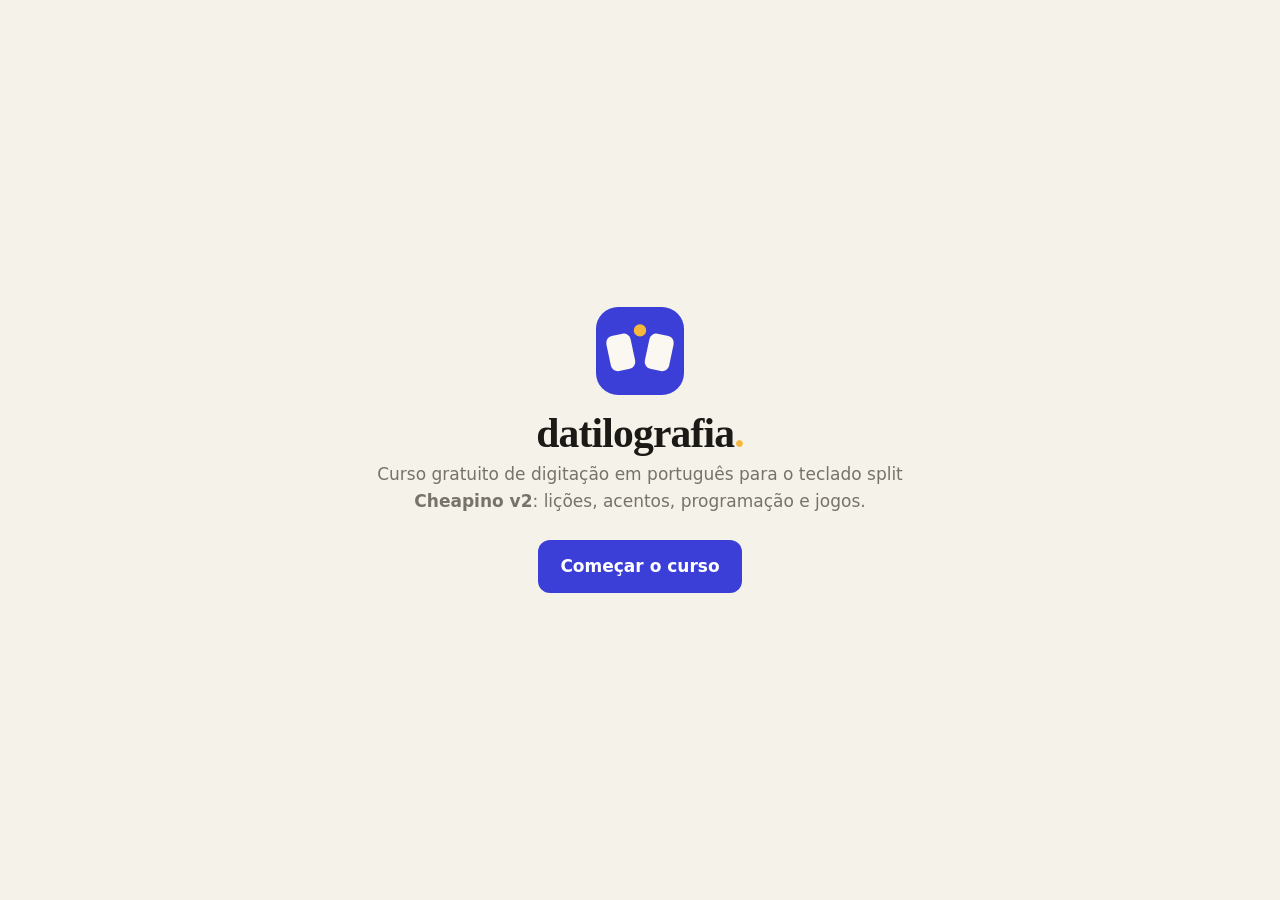
<file: index.html>
<!doctype html>
<html lang="pt-BR">
  <head>
    <meta charset="UTF-8" />
    <meta name="viewport" content="width=device-width, initial-scale=1.0" />
    <title>datilografia. — curso de digitação para o teclado Cheapino</title>
    <meta name="description" content="Curso gratuito de digitação em português para o teclado split Cheapino v2: lições, acentos, programação e jogos." />
    <link rel="canonical" href="https://genarasousa.github.io/" />
    <link rel="icon" href="/favicon.ico" sizes="48x48" />
    <link rel="icon" type="image/png" sizes="96x96" href="/favicon-96.png" />
    <link rel="icon" type="image/png" sizes="192x192" href="/favicon-192.png" />
    <link rel="icon" type="image/svg+xml" href="/favicon.svg" />
    <link rel="apple-touch-icon" href="/apple-touch-icon.png" />
    <meta name="theme-color" content="#3b3fd8" />
    <meta property="og:type" content="website" />
    <meta property="og:site_name" content="datilografia." />
    <meta property="og:title" content="datilografia. — curso de digitação para o Cheapino" />
    <meta property="og:description" content="65 lições, acentos, programação e jogos para aprender a digitar no teclado split Cheapino." />
    <meta property="og:url" content="https://genarasousa.github.io/" />
    <meta property="og:image" content="https://genarasousa.github.io/og.png" />
    <meta name="twitter:card" content="summary_large_image" />
    <script type="application/ld+json">
      {
        "@context": "https://schema.org",
        "@type": "WebSite",
        "name": "datilografia.",
        "alternateName": ["Datilografia Cheapino", "datilografia para Cheapino"],
        "url": "https://genarasousa.github.io/",
        "inLanguage": "pt-BR"
      }
    </script>
    <style>
      :root { --bg: #f5f2ea; --text: #1c1a17; --muted: #77726a; }
      @media (prefers-color-scheme: dark) { :root { --bg: #17161a; --text: #f1ede4; --muted: #a39d92; } }
      * { box-sizing: border-box; }
      body { margin: 0; min-height: 100vh; display: grid; place-items: center; background: var(--bg); color: var(--text); font: 17px/1.6 system-ui, sans-serif; padding: 24px 16px; }
      main { max-width: 560px; text-align: center; }
      main img { width: 88px; height: 88px; }
      h1 { font: 700 2.6rem Georgia, serif; margin: 0.4rem 0 0.2rem; letter-spacing: -0.02em; }
      h1 span { color: #f5b83d; }
      p { color: var(--muted); margin: 0 0 1.6rem; }
      a.go { display: inline-block; padding: 0.8rem 1.4rem; border-radius: 12px; background: #3b3fd8; color: #fff; font-weight: 600; text-decoration: none; }
      a.go:hover { background: #2f32b5; }
    </style>
  </head>
  <body>
    <main>
      <img src="/favicon.svg" alt="" />
      <h1>datilografia<span>.</span></h1>
      <p>Curso gratuito de digitação em português para o teclado split <b>Cheapino v2</b>: lições, acentos, programação e jogos.</p>
      <a class="go" href="/datilografia-cheapino/">Começar o curso</a>
    </main>
  </body>
</html>
</file>
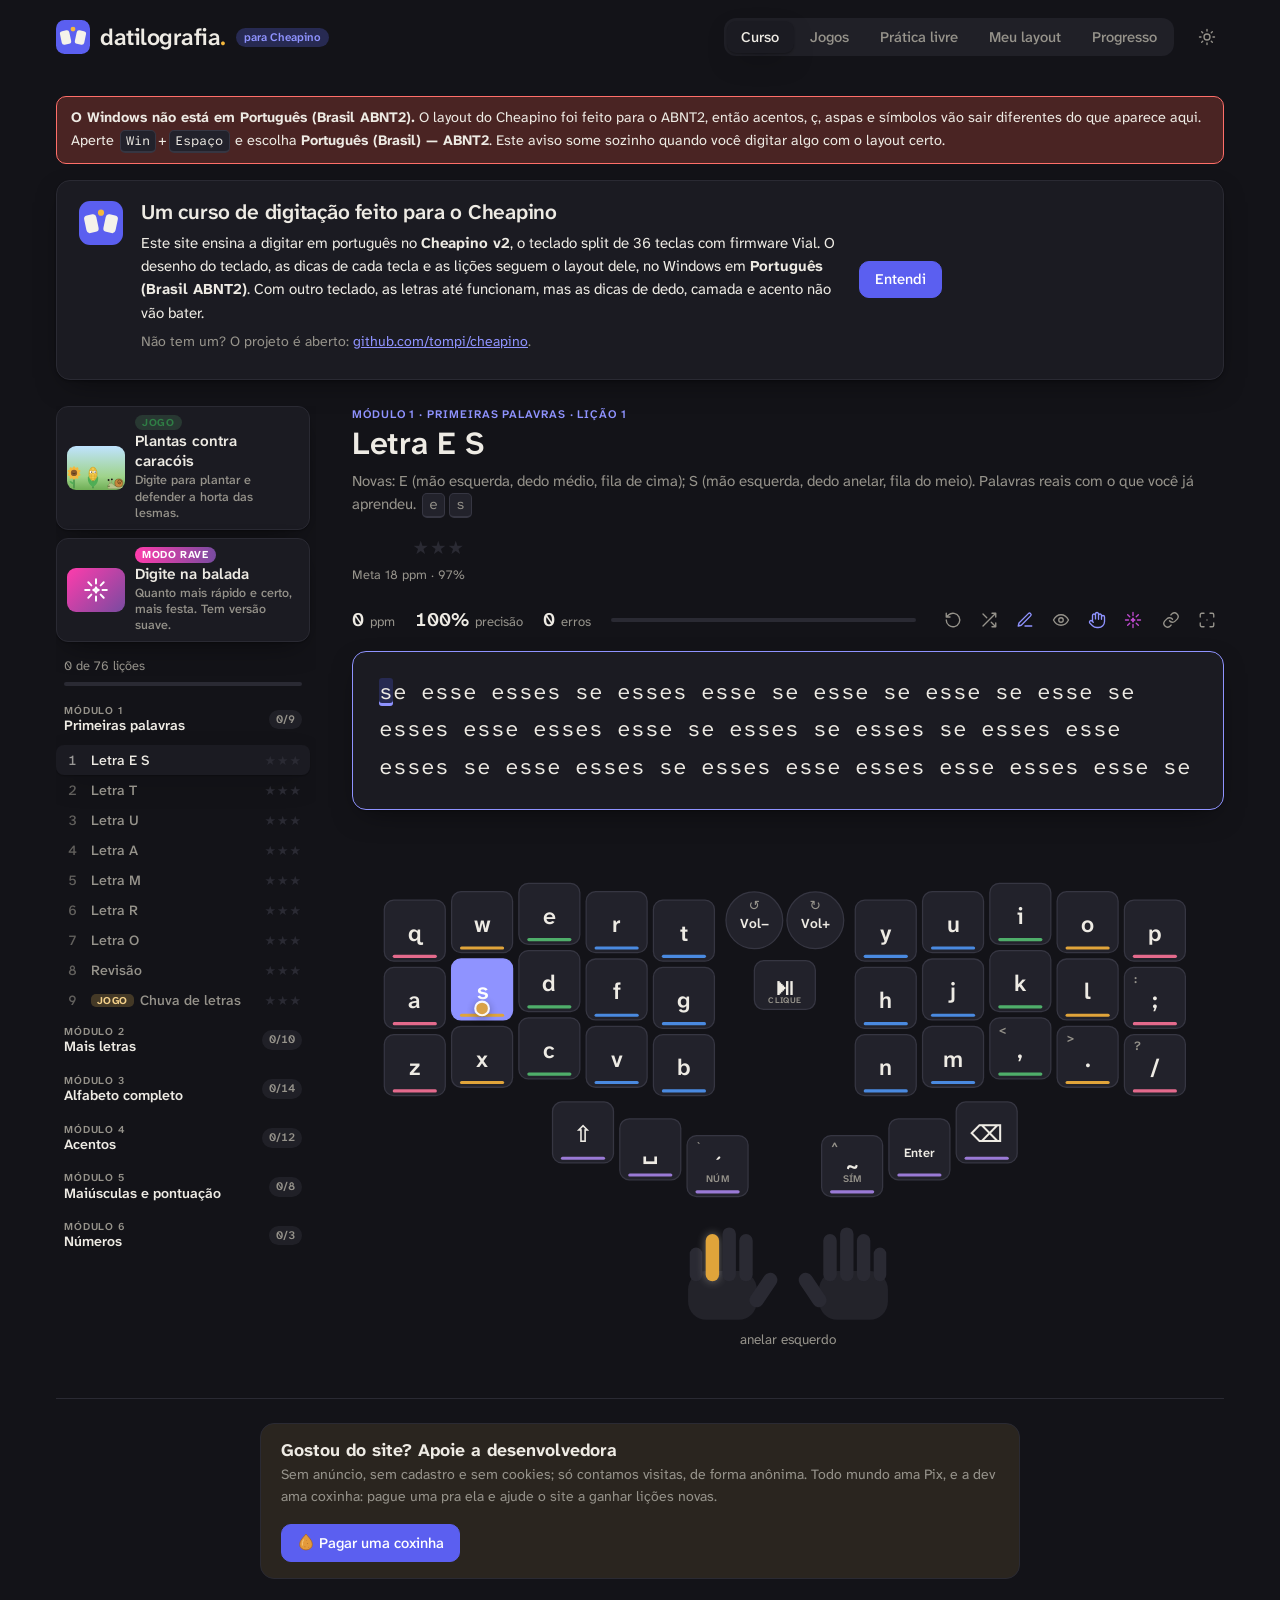
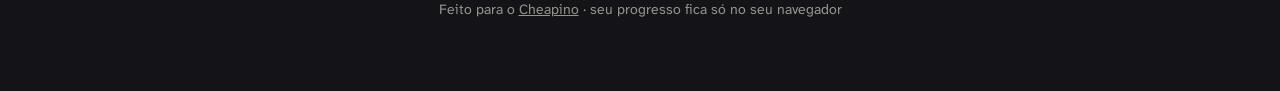
<file: datilografia-cheapino/index.html>
<!doctype html>
<html lang="pt-BR">
  <head>
    <meta charset="UTF-8" />
    <meta name="viewport" content="width=device-width, initial-scale=1.0" />
    <meta name="color-scheme" content="dark light" />
    <!-- Tema (escuro por padrão) e fundo antes das fontes e do app chegarem: sem tela branca ao recarregar. -->
    <style>
      html { background: #131318; color: #eeebe4; }
      html[data-theme='light'] { background: #f5f2ea; color: #1c1a17; }
      html.js #root > main { visibility: hidden; }
    </style>
    <script>
      (function () {
        var t;
        try { t = JSON.parse(localStorage.getItem('datilografia-cheapino:tema')); } catch (e) {}
        document.documentElement.dataset.theme = t === 'light' ? 'light' : 'dark';
        document.documentElement.classList.add('js');
      })();
    </script>
    <link rel="preconnect" href="https://fonts.googleapis.com" />
    <link rel="preconnect" href="https://fonts.gstatic.com" crossorigin />
    <link href="https://fonts.googleapis.com/css2?family=Atkinson+Hyperlegible+Mono:wght@400;600;700&family=Atkinson+Hyperlegible+Next:wght@400;500;600;700;800&display=swap" rel="stylesheet" />
    <link rel="icon" href="./favicon.ico" sizes="48x48" />
    <link rel="icon" type="image/png" sizes="96x96" href="./favicon-96.png" />
    <link rel="icon" type="image/png" sizes="192x192" href="./favicon-192.png" />
    <link rel="icon" type="image/svg+xml" href="./favicon.svg" />
    <link rel="apple-touch-icon" href="./apple-touch-icon.png" />
    <link rel="manifest" href="./manifest.webmanifest" />
    <meta name="application-name" content="datilografia." />
    <meta name="apple-mobile-web-app-title" content="datilografia." />
    <meta name="theme-color" content="#3b3fd8" />
    <title>datilografia. — curso de digitação em português para o teclado Cheapino</title>
    <meta name="description" content="Curso gratuito de digitação em português para o teclado split Cheapino v2 (Vial): 65 lições, acentos, programação, jogos e o desenho do seu layout lido direto do teclado." />
    <meta name="keywords" content="digitação, curso de digitação, datilografia, Cheapino, teclado split, Vial, QMK, ABNT2, teclado ergonômico, 36 teclas" />
    <link rel="canonical" href="https://genarasousa.github.io/datilografia-cheapino/" />
    <meta name="robots" content="index, follow" />
    <meta property="og:type" content="website" />
    <meta property="og:locale" content="pt_BR" />
    <meta property="og:site_name" content="datilografia." />
    <meta property="og:title" content="datilografia. — curso de digitação para o Cheapino" />
    <meta property="og:description" content="65 lições, acentos, programação e jogos para aprender a digitar no teclado split Cheapino." />
    <meta property="og:url" content="https://genarasousa.github.io/datilografia-cheapino/" />
    <meta property="og:image" content="https://genarasousa.github.io/datilografia-cheapino/og.png" />
    <meta property="og:image:width" content="1200" />
    <meta property="og:image:height" content="630" />
    <meta property="og:image:alt" content="datilografia. — curso de digitação em português para o teclado split Cheapino" />
    <meta name="twitter:card" content="summary_large_image" />
    <meta name="twitter:title" content="datilografia. — curso de digitação para o Cheapino" />
    <meta name="twitter:description" content="65 lições, acentos, programação e jogos para aprender a digitar no teclado split Cheapino." />
    <meta name="twitter:image" content="https://genarasousa.github.io/datilografia-cheapino/og.png" />
    <script type="application/ld+json">
      {
        "@context": "https://schema.org",
        "@type": "WebSite",
        "name": "datilografia.",
        "alternateName": ["Datilografia Cheapino", "datilografia para Cheapino"],
        "url": "https://genarasousa.github.io/datilografia-cheapino/",
        "inLanguage": "pt-BR"
      }
    </script>
    <script type="application/ld+json">
      {
        "@context": "https://schema.org",
        "@type": "WebApplication",
        "name": "datilografia.",
        "url": "https://genarasousa.github.io/datilografia-cheapino/",
        "image": "https://genarasousa.github.io/datilografia-cheapino/og.png",
        "description": "Curso gratuito de digitação em português para o teclado split Cheapino v2.",
        "applicationCategory": "EducationalApplication",
        "operatingSystem": "Windows",
        "inLanguage": "pt-BR",
        "isAccessibleForFree": true,
        "offers": { "@type": "Offer", "price": "0", "priceCurrency": "BRL" }
      }
    </script>
    <script type="module" crossorigin src="./assets/index-C9azQJo9.js"></script>
    <link rel="stylesheet" crossorigin href="./assets/index-e8WtKaha.css">
  </head>
  <body>
    <div id="root">
      <!-- Conteúdo para buscadores e para quem está sem JavaScript; o app substitui ao carregar. -->
      <main style="max-width: 720px; margin: 40px auto; padding: 0 16px; font-family: system-ui, sans-serif; line-height: 1.6">
        <h1>datilografia. — curso de digitação para o Cheapino</h1>
        <p>Curso gratuito de digitação em português feito para o <strong>Cheapino v2</strong>, o teclado split de 36 teclas com firmware Vial, no Windows em Português (Brasil ABNT2).</p>
        <ul>
          <li>65 lições em 9 módulos: fila do meio, de cima e de baixo, acentos (á, ã, ç, ê, à), maiúsculas, pontuação, números, símbolos, programação e textos.</li>
          <li>Desenho do teclado com a próxima tecla, qual dedo usar e a camada certa.</li>
          <li>Lê o layout direto do teclado pelo navegador (WebHID) ou de um arquivo .vil do Vial.</li>
          <li>Jogos: chuva de letras, corrida contra o fantasma, Grande Prêmio, estrada, plantas contra caracóis e contra o relógio.</li>
          <li>Modo foco com som de máquina de escrever e progresso salvo no navegador.</li>
        </ul>
        <noscript><p>Ative o JavaScript para usar o curso.</p></noscript>
      </main>
    </div>
  </body>
</html>
</file>
<file: datilografia-cheapino/assets/index-e8WtKaha.css>
:root{--bg: #f5f2ea;--panel: #fffdf8;--text: #1c1a17;--muted: #77726a;--line: #e6e0d3;--accent: #3b3fd8;--accent-soft: #e4e4fb;--brand: #3b3fd8;--brand-ink: #fbf8f1;--brand-dot: #f5b83d;--gold: #f5b83d;--hold: #d98a1c;--hold-soft: #fbedd6;--pre: #8a4fd0;--pre-soft: #efe4fb;--ok: #2f8a55;--err: #d0413c;--err-soft: #fbe2df;--heat: #e04040;--key-bg: #fffdf8;--key-line: #dcd5c6;--key-text: #23211d;--shadow: 0 1px 2px rgba(40, 32, 20, .05), 0 8px 24px -12px rgba(40, 32, 20, .18);--f-pinky: #e46a8c;--f-ring: #e0a43a;--f-middle: #4fae6a;--f-index: #4a8ae0;--f-thumb: #9a7ad6;--serif: "Atkinson Hyperlegible Next", system-ui, sans-serif;--sans: "Atkinson Hyperlegible Next", system-ui, sans-serif;--mono: "Atkinson Hyperlegible Mono", ui-monospace, monospace;--radius: 14px;--asphalt: #45423c;--lane-paint: #f4ecd8;color-scheme:light}@media(prefers-color-scheme:dark){:root:not([data-theme=light]){--bg: #131318;--panel: #1b1b22;--text: #eeebe4;--muted: #96938b;--line: #2a2a33;--accent: #8f93ff;--accent-soft: #272a52;--brand: #5b5ff0;--brand-ink: #f5f2ea;--brand-dot: #f5b83d;--gold: #f5c35a;--hold: #f0a740;--hold-soft: #48351a;--pre: #b99bff;--pre-soft: #33294f;--ok: #62cc8c;--err: #ff6f69;--err-soft: #4a2423;--key-bg: #22222b;--key-line: #363642;--key-text: #eeebe4;--shadow: 0 1px 2px rgba(0, 0, 0, .3), 0 10px 30px -12px rgba(0, 0, 0, .6);--asphalt: #2c2c35;color-scheme:dark}}:root[data-theme=dark]{--bg: #131318;--panel: #1b1b22;--text: #eeebe4;--muted: #96938b;--line: #2a2a33;--accent: #8f93ff;--accent-soft: #272a52;--brand: #5b5ff0;--brand-ink: #f5f2ea;--brand-dot: #f5b83d;--gold: #f5c35a;--hold: #f0a740;--hold-soft: #48351a;--pre: #b99bff;--pre-soft: #33294f;--ok: #62cc8c;--err: #ff6f69;--err-soft: #4a2423;--key-bg: #22222b;--key-line: #363642;--key-text: #eeebe4;--shadow: 0 1px 2px rgba(0, 0, 0, .3), 0 10px 30px -12px rgba(0, 0, 0, .6);--asphalt: #2c2c35;color-scheme:dark}*{box-sizing:border-box}html,body{margin:0}body{background:var(--bg);color:var(--text);font:15px/1.55 var(--sans);-webkit-font-smoothing:antialiased}h1,h2,h3{margin:0;line-height:1.2}h2{font:600 1.45rem/1.2 var(--serif);letter-spacing:-.01em;margin:1.6rem 0 .4rem}a{color:var(--accent)}code,kbd{font-family:var(--mono)}kbd{display:inline-block;min-width:1.6em;padding:0 .4em;margin:0 .15em;border:1px solid var(--key-line);border-bottom-width:2px;border-radius:5px;background:var(--key-bg);text-align:center;font-size:.9em}.muted{color:var(--muted)}button,.button{font:500 .92rem var(--sans);padding:.5rem .95rem;border-radius:10px;border:1px solid var(--line);background:var(--panel);color:var(--text);cursor:pointer;transition:border-color .15s,background .15s,color .15s,transform .1s}button:hover,.button:hover{border-color:color-mix(in oklab,var(--accent) 55%,var(--line))}button:active{transform:translateY(1px)}button:focus-visible,.button:focus-within{outline:2px solid var(--accent);outline-offset:2px}button.primary{background:var(--brand);border-color:var(--brand);color:#fff}button.primary:hover{background:color-mix(in oklab,var(--brand) 88%,#000)}button.danger{color:var(--err);margin-top:1.5rem;background:none}button.active{background:var(--accent-soft);border-color:transparent;color:var(--accent)}.app{max-width:1200px;margin:0 auto;padding:0 16px 56px}.topbar{display:flex;align-items:center;gap:16px;flex-wrap:wrap;padding:18px 0;margin-bottom:22px}.brand{display:flex;align-items:center;gap:10px;padding:0;border:0;background:none;margin-right:auto}.brand:hover{border:0}.brand h1{font-size:1rem}.logo-mark{display:block;flex:none}.wordmark{font:600 1.45rem/1 var(--serif);letter-spacing:-.02em;color:var(--text)}.wordmark-dot{color:var(--brand-dot)}.brand-tag{align-self:center;padding:2px 8px;border-radius:999px;font-size:.72rem;font-weight:600;color:var(--accent);background:var(--accent-soft);white-space:nowrap}.welcome{display:flex;gap:18px;align-items:flex-start;margin:0 0 26px;padding:20px 22px;background:var(--panel);border:1px solid var(--line);border-radius:var(--radius);box-shadow:var(--shadow)}.welcome h2{margin:0 0 6px;font-size:1.3rem}.welcome p{margin:0 0 6px;max-width:70ch}.welcome .muted{font-size:.88rem}.welcome .logo-mark{flex:none}.welcome>button{flex:none;align-self:center}@media(max-width:700px){.welcome{flex-direction:column}.welcome>button{align-self:stretch}}.kbd-status{display:inline-flex;align-items:center;gap:6px;font-size:.8rem;color:var(--muted)}.kbd-status i{width:7px;height:7px;border-radius:50%;background:var(--muted)}.kbd-status.ok i{background:var(--ok);box-shadow:0 0 0 3px color-mix(in oklab,var(--ok) 25%,transparent)}.kbd-status.error i{background:var(--err)}.tabs{display:flex;gap:2px;padding:3px;border-radius:12px;background:color-mix(in oklab,var(--line) 55%,transparent)}.tabs button{border:0;background:none;color:var(--muted);padding:.42rem .9rem;border-radius:9px}.tabs button:hover{color:var(--text)}.tabs button.active{background:var(--panel);color:var(--text);box-shadow:var(--shadow)}.kbd-note{text-align:center;font-size:.85rem;margin:0 0 8px}button:disabled{opacity:.55;cursor:default}.course{display:grid;grid-template-columns:260px 1fr;gap:36px;align-items:start}@media(max-width:860px){.course{grid-template-columns:1fr}.lesson-list{max-height:260px}}.lesson-list{max-height:calc(100vh - 40px);overflow:auto;position:sticky;top:16px;padding-right:6px;scrollbar-width:thin}.lesson-progress{display:flex;flex-direction:column;gap:6px;font-size:.8rem;color:var(--muted);margin:0 8px 10px}.lesson-progress .bar{height:4px;border-radius:2px;background:var(--line);overflow:hidden}.lesson-progress .bar span{display:block;height:100%;background:var(--gold);border-radius:2px}.lesson-list h3{font:600 .7rem var(--sans);text-transform:uppercase;letter-spacing:.08em;color:var(--muted);margin:16px 8px 4px}.lesson-item{display:flex;width:100%;justify-content:space-between;align-items:center;gap:8px;border:none;background:none;text-align:left;padding:6px 8px;font-size:.88rem;color:var(--muted);border-radius:8px}.lesson-item:hover{color:var(--text);background:color-mix(in oklab,var(--line) 40%,transparent)}.lesson-item em{font-style:normal;display:inline-block;min-width:1.6em;font-variant-numeric:tabular-nums;opacity:.6}.lesson-item.active{background:var(--panel);color:var(--text);font-weight:500;box-shadow:var(--shadow)}.stars{white-space:nowrap;letter-spacing:1px}.stars span{color:var(--line);font-size:.8rem}.stars span.on{color:var(--gold)}.lesson-head{display:flex;justify-content:space-between;align-items:flex-end;gap:16px;flex-wrap:wrap;margin-bottom:18px}.lesson-head h2{font-size:2rem;margin:2px 0 6px}.lesson-head p{margin:0}.eyebrow{font-size:.72rem;font-weight:600;text-transform:uppercase;letter-spacing:.08em;color:var(--accent)}.lesson-goal{display:flex;flex-direction:column;align-items:flex-end;gap:2px;font-size:.8rem;color:var(--muted)}.lesson-goal .stars span{font-size:1.15rem}.new-chars kbd{font-size:.95em}.next-lesson{margin-top:14px;text-align:center}.typer{display:flex;flex-direction:column;gap:14px}.typer-stats{display:flex;gap:20px;align-items:center;color:var(--muted);font-size:.82rem}.typer-stats b{color:var(--text);font-size:1.2rem;font-weight:600;font-variant-numeric:tabular-nums;margin-right:2px}.progress{flex:1;height:4px;background:var(--line);border-radius:2px;overflow:hidden}.progress span{display:block;height:100%;background:var(--accent);transition:width .15s}.typer-text{position:relative;background:var(--panel);border:1px solid var(--line);border-radius:var(--radius);padding:22px 26px;box-shadow:var(--shadow);font:1.35rem/1.75 var(--mono);white-space:pre-wrap;word-break:break-word;cursor:text}.typer-window{position:relative;max-height:3lh;overflow:hidden;scroll-behavior:smooth}.typer-text.code .typer-window{max-height:5lh}@media(prefers-reduced-motion:reduce){.typer-window{scroll-behavior:auto}}.typer-text.code{font-size:1.1rem;line-height:1.6}.typer-text.focused{border-color:var(--accent)}.typer-text .done{color:var(--muted)}.typer-text .done.err{color:var(--err)}.typer-text .cur{background:var(--accent-soft);box-shadow:inset 0 -3px 0 var(--accent);border-radius:3px}.typer-text .cur.err{background:var(--err-soft);box-shadow:inset 0 -3px 0 var(--err)}.typer-text .todo{color:var(--text)}.typer-text .sp.err{background:var(--err-soft)}.typer-window.mem{max-height:none;white-space:pre;contain:inline-size;overflow:hidden}.mem-track{display:inline-block;position:relative;transition:transform .12s ease-out}@media(prefers-reduced-motion:reduce){.mem-track{transition:none}}.typer-text .masked{color:transparent!important;text-shadow:0 0 9px var(--text)!important;background:color-mix(in oklab,var(--line) 75%,transparent);border-radius:3px;animation:none!important}.mem-track>span{transition:color .15s ease,text-shadow .15s ease,background-color .15s ease}.mem-track>span.masked{transition-duration:.9s}@media(prefers-reduced-motion:reduce){.mem-track>span{transition:none}}.hidden-input{position:absolute;opacity:0;left:0;top:0;width:1px;height:1px;resize:none;border:0;padding:0}.focus-overlay{position:absolute;top:0;right:0;bottom:0;left:0;display:grid;place-items:center;border-radius:12px;background:color-mix(in oklab,var(--panel) 80%,transparent);font:600 1rem var(--sans);color:var(--accent)}.hint{display:flex;gap:10px;align-items:center;flex-wrap:wrap;min-height:2rem}.hint-label{color:var(--muted)}.hint kbd{font-size:1.15rem}.hint-steps{font-weight:500}.hint-wrong{color:var(--err)}.result{text-align:center}.result-big{display:flex;gap:28px;justify-content:center;flex-wrap:wrap;margin:6px 0}.result-big>div{display:flex;flex-direction:column;align-items:center}.result-big b{font-size:2rem}.result-big span{color:var(--muted);font-size:.85rem}.typer-actions{display:flex;gap:2px}.icon-btn{display:grid;place-items:center;width:34px;height:34px;padding:0;border:0;background:none;color:var(--muted);border-radius:9px}.icon-btn:hover{color:var(--text);background:color-mix(in oklab,var(--line) 55%,transparent)}.icon-btn.on{color:var(--accent)}.keyboard{width:100%;max-width:820px;margin:4px auto 0;display:block;-webkit-user-select:none;user-select:none;font-feature-settings:"calt" 0,"liga" 0}.key .key-cap{fill:var(--key-bg);stroke:var(--key-line);stroke-width:1.2;transition:fill .1s}.key .key-tap{fill:var(--key-text);font-family:var(--sans);font-weight:600}.key .key-hold{fill:var(--muted);font-family:var(--sans);font-weight:600;letter-spacing:.04em}.key.trns .key-tap{opacity:.3}.key .key-shift{fill:var(--muted);font-family:var(--sans);font-weight:600}.key.hl-target .key-shift{fill:#fff;opacity:.8}.key.dim .key-tap,.key.dim .key-hold{opacity:.25}.key.dim .key-cap{opacity:.55}.mod-view{display:flex;gap:6px;align-items:center;justify-content:center;flex-wrap:wrap;margin:6px 0 0;font-size:.85rem}.key.empty .key-cap{opacity:.4}.key.hl-target .key-cap{fill:var(--accent);stroke:var(--accent)}.key.hl-target .key-tap,.key.hl-target .key-hold{fill:#fff}.key.hl-hold .key-cap{fill:var(--hold-soft);stroke:var(--hold);stroke-width:2.5}.key.hl-pre .key-cap{fill:var(--pre-soft);stroke:var(--pre);stroke-width:2.5}.key.holding .key-cap{stroke:var(--hold);stroke-dasharray:4 3}.key.pressed .key-cap{stroke:var(--ok);stroke-width:3}.badge circle{fill:var(--pre)}.badge text{fill:#fff;font-family:var(--sans);font-weight:700}.key.hl-target .badge circle{fill:var(--text)}.key.hl-target .badge text{fill:var(--bg)}.layer-caption{text-align:center;color:var(--muted);font-size:.85rem;margin:0}.chips{display:flex;gap:6px;flex-wrap:wrap;margin-bottom:14px;align-items:center}.chips button,.mod-view button{border-radius:999px;padding:.35rem .85rem;font-size:.85rem}.custom-text{display:flex;flex-direction:column;gap:8px;margin-bottom:12px;align-items:flex-start}.custom-text textarea{width:100%;font:.95rem var(--mono);padding:10px;border-radius:8px;border:1px solid var(--line);background:var(--panel);color:var(--text)}.legend{display:flex;gap:14px;flex-wrap:wrap;justify-content:center;font-size:.85rem;margin:8px 0}.legend i{display:inline-block;width:12px;height:4px;border-radius:2px;vertical-align:middle}.layout-actions{display:flex;gap:8px;flex-wrap:wrap;justify-content:center;margin:14px 0}.docs{max-width:760px;margin:28px auto 0;display:flex;flex-direction:column;gap:10px}.docs li{margin:6px 0}.docs details{background:var(--panel);border:1px solid var(--line);border-radius:var(--radius);padding:0 20px}.docs details[open]{padding-bottom:8px}.docs summary{cursor:pointer;padding:16px 0;font:600 1.1rem var(--serif);list-style:none;display:flex;justify-content:space-between}.docs summary::-webkit-details-marker{display:none}.docs summary:after{content:"+";color:var(--muted);font-family:var(--sans);font-weight:400;transition:transform .2s}.docs details[open] summary:after{transform:rotate(45deg)}.nav-drill{background:var(--panel);border:1px solid var(--line);border-radius:12px;padding:18px;text-align:center;outline:none}.nav-drill:focus{border-color:var(--accent)}.nav-seq{display:flex;flex-wrap:wrap;gap:6px;justify-content:center}.nav-seq kbd{font-size:1rem;padding:2px 8px}.nav-seq kbd.done{opacity:.35}.nav-seq kbd.cur{border-color:var(--accent);background:var(--accent-soft)}.shake{animation:shake .2s}@keyframes shake{25%{transform:translate(-4px)}75%{transform:translate(4px)}}table{border-collapse:collapse;width:100%;max-width:820px;font-size:.9rem}th,td{text-align:left;padding:6px 10px;border-bottom:1px solid var(--line)}th{color:var(--muted);font-weight:600}.progress-page,.practice,.layout-page{max-width:900px;margin:0 auto}.os-warning{background:var(--err-soft);border:1px solid var(--err);border-radius:10px;padding:10px 14px;margin:0 0 16px;font-size:.9rem}.debug-log{background:var(--panel);border:1px dashed var(--line);border-radius:10px;padding:8px 12px}.debug-log p{margin:0 0 6px;font-size:.85rem}.debug-log pre{margin:0;font-size:.8rem;line-height:1.45;white-space:pre-wrap;max-height:360px;overflow:auto}.option{display:flex;gap:8px;align-items:flex-start;justify-content:center;max-width:820px;margin:4px auto 10px;font-size:.9rem}.encoder .enc-dial{fill:var(--key-bg);stroke:var(--key-line);stroke-width:1.2}.encoder .enc-arrow{fill:var(--muted);font-family:var(--sans)}.encoder .key-tap{fill:var(--key-text);font-family:var(--sans);font-weight:600}.keyboard.shifted .key:not(.dim):not(.empty):not(.hl-target) .key-tap{fill:var(--accent)}.key.mod-on .key-cap{fill:var(--accent-soft);stroke:var(--accent);stroke-width:2.5}body.focus-mode .topbar,body.focus-mode .os-warning,body.focus-mode .welcome,body.focus-mode .lesson-list,body.focus-mode .lesson-head,body.focus-mode .chips,body.focus-mode .custom-text,body.focus-mode .practice>.muted,body.focus-mode .layer-caption,body.focus-mode .debug-log,body.focus-mode .typer-actions>button:not(.focus-toggle):not(.restart-btn):not(.rave-toggle):not(.primary){display:none}body.focus-mode .course{display:block}body.focus-mode .app{max-width:980px;min-height:100vh;display:flex;flex-direction:column;padding-top:4vh;padding-bottom:4vh}body.focus-mode .app>main{margin-block:auto}body.focus-mode .typer{gap:18px;animation:focus-in .4s ease}body.focus-mode .typer-stats{justify-content:center;opacity:.7;font-size:.85rem}body.focus-mode .typer-stats .progress{flex:0 0 220px;height:3px}body.focus-mode .typer-text{font-family:var(--mono);font-size:1.7rem;line-height:1.9;padding:40px 52px;min-height:260px;background:var(--paper);color:var(--ink);border:0;border-radius:4px;box-shadow:0 1px #0000000a,0 18px 50px -18px #00000073}body.focus-mode .typer-text.code{font-size:1.35rem}body.focus-mode .typer-text .todo{color:var(--ink-todo)}body.focus-mode .typer-text .done{color:var(--ink);animation:ink .18s ease-out}body.focus-mode .typer-text .done.err{color:var(--err)}body.focus-mode .typer-text .cur{background:transparent;box-shadow:inset 0 -2px 0 var(--ink);border-radius:0;animation:caret 1.1s steps(1) infinite}body.focus-mode .typer-text .cur.err{box-shadow:inset 0 -2px 0 var(--err);background:var(--err-soft)}body.focus-mode .focus-overlay{background:color-mix(in oklab,var(--paper) 85%,transparent);color:var(--ink);font-family:var(--mono)}body.focus-mode .hint{justify-content:center;opacity:.75}body.focus-mode .typer-actions{opacity:.35;transition:opacity .2s}body.focus-mode .typer-actions:hover{opacity:1}body.focus-mode .keyboard{opacity:.45;transition:opacity .25s;max-width:640px;margin:0 auto}body.focus-mode .keyboard:hover,body.focus-mode .typer:has(.hint-wrong) .keyboard{opacity:1}@keyframes ink{0%{opacity:.25;transform:translateY(-2px)}}@keyframes caret{50%{box-shadow:inset 0 -2px 0 transparent}}@keyframes focus-in{0%{opacity:0;transform:translateY(8px)}}:root{--paper: #fbf8f1;--ink: #2a2622;--ink-todo: #7a7468}@media(prefers-color-scheme:dark){:root:not([data-theme=light]){--paper: #1f1e1b;--ink: #ece6d8;--ink-todo: #a49d8f}}:root[data-theme=dark]{--paper: #1f1e1b;--ink: #ece6d8;--ink-todo: #a49d8f}@media(prefers-reduced-motion:reduce){body.focus-mode *{animation:none!important}}.modal-backdrop{position:fixed;top:0;right:0;bottom:0;left:0;z-index:50;display:grid;place-items:center;padding:16px;background:color-mix(in oklab,#000 55%,transparent);-webkit-backdrop-filter:blur(6px);backdrop-filter:blur(6px);animation:fade-in .25s ease}.result-modal{position:relative;overflow:hidden;width:min(480px,100%);text-align:center;padding:30px 28px 22px;border-radius:22px;background:var(--panel);border:1px solid var(--line);box-shadow:0 30px 80px -20px #0009;animation:modal-in .5s cubic-bezier(.2,1.4,.4,1)}.rm-glow{position:absolute;inset:-40% -20% auto;height:260px;pointer-events:none;opacity:.55;background:radial-gradient(closest-side,color-mix(in oklab,var(--accent) 45%,transparent),transparent)}.stars-3 .rm-glow{background:radial-gradient(closest-side,rgba(232,181,44,.55),transparent)}.rm-lesson{position:relative;margin:0;color:var(--muted);font-size:.82rem;letter-spacing:.05em;text-transform:uppercase}.rm-stars{position:relative;display:flex;justify-content:center;align-items:flex-end;gap:6px;margin:14px 0 6px}.rm-star{width:64px;height:64px;fill:var(--line);stroke:color-mix(in oklab,var(--line) 70%,var(--muted));stroke-width:.8;stroke-linejoin:round;transition:fill .2s}.rm-star.mid{width:84px;height:84px;margin-bottom:10px}.rm-star.on{fill:#f5c542;stroke:#d99a14;filter:drop-shadow(0 0 12px rgba(245,197,66,.7));animation:star-pop .55s cubic-bezier(.2,1.6,.4,1)}.rm-title{position:relative;font-size:1.9rem;margin:4px 0;letter-spacing:-.01em}.rm-sub{position:relative;margin:0 auto;max-width:34ch;color:var(--muted)}.rm-badges{display:flex;flex-wrap:wrap;justify-content:center;gap:6px;margin:14px 0 4px;min-height:8px}.rm-badge{padding:3px 10px;border-radius:999px;font-size:.78rem;font-weight:600;background:var(--accent-soft);color:var(--accent);animation:badge-in .4s 1.4s both cubic-bezier(.2,1.4,.4,1)}.rm-badge.gold{background:#f5c5422e;color:#c98a00}.rm-badge.green{background:color-mix(in oklab,var(--ok) 18%,transparent);color:var(--ok)}@media(prefers-color-scheme:dark){:root:not([data-theme=light]) .rm-badge.gold{color:#f5c542}}:root[data-theme=dark] .rm-badge.gold{color:#f5c542}.rm-stats{display:grid;grid-template-columns:repeat(4,1fr);gap:8px;margin:16px 0 10px}.rm-stats>div{display:flex;flex-direction:column;padding:10px 4px;border-radius:12px;background:var(--bg)}.rm-stats b{font-size:1.45rem;font-variant-numeric:tabular-nums}.rm-stats span{color:var(--muted);font-size:.78rem}.rm-tip{margin:6px 0 0;font-size:.9rem;color:var(--text)}.rm-share{display:flex;flex-direction:column;align-items:center;gap:6px;margin-top:14px}.rm-share input{width:100%;font:.8rem var(--mono);padding:6px 8px;border:1px solid var(--line);border-radius:6px;background:var(--bg, var(--panel));color:var(--text)}.rm-actions{display:flex;gap:8px;justify-content:center;margin-top:18px;flex-wrap:wrap}.rm-actions .primary{padding-inline:1.2rem}.rm-keys{margin:12px 0 0;font-size:.75rem;color:var(--muted)}.confetti{position:fixed;top:0;right:0;bottom:0;left:0;pointer-events:none;overflow:hidden}.confetti i{position:absolute;top:-20px;border-radius:2px;opacity:0;animation-name:confetti-fall;animation-timing-function:cubic-bezier(.3,.6,.6,1);animation-fill-mode:forwards}@keyframes confetti-fall{0%{opacity:1;transform:translate(0) rotate(0)}to{opacity:.9;transform:translate(var(--drift),105vh) rotate(var(--rot))}}@keyframes star-pop{0%{transform:scale(.2) rotate(-25deg)}60%{transform:scale(1.25) rotate(8deg)}to{transform:scale(1) rotate(0)}}@keyframes modal-in{0%{opacity:0;transform:translateY(24px) scale(.92)}}@keyframes badge-in{0%{opacity:0;transform:scale(.6)}}@keyframes fade-in{0%{opacity:0}}@media(max-width:480px){.rm-stats{grid-template-columns:repeat(2,1fr)}.rm-star{width:52px;height:52px}.rm-star.mid{width:68px;height:68px}}@media(prefers-reduced-motion:reduce){.modal-backdrop *,.modal-backdrop{animation:none!important}.confetti{display:none}}.layer-caption b{color:var(--hold)}.hint{justify-content:center;min-height:2.2rem;font-size:.92rem}.stat-cards{display:grid;grid-template-columns:repeat(3,1fr);gap:12px}.stat-cards>div{background:var(--panel);border:1px solid var(--line);border-radius:var(--radius);padding:18px 20px;box-shadow:var(--shadow)}.stat-cards b{display:block;font:600 2.2rem/1 var(--serif)}.stat-cards b small{font-size:1.1rem;color:var(--muted)}.stat-cards span{font-size:.82rem;color:var(--muted)}.legend{color:var(--muted)}.result-big b,.rm-title{font-family:var(--serif)}@media(max-width:860px){.lesson-list{position:static;max-height:240px}.tabs{width:100%;justify-content:space-between}.tabs button{flex:1;padding-inline:.4rem}.lesson-head h2{font-size:1.6rem}}.game-tag{display:inline-block;margin-right:6px;padding:0 6px;border-radius:5px;vertical-align:1px;font-size:.65rem;font-weight:700;text-transform:uppercase;letter-spacing:.06em;background:color-mix(in oklab,var(--gold) 22%,transparent);color:color-mix(in oklab,var(--gold) 70%,var(--text))}.game{display:flex;flex-direction:column;gap:14px}.game-hud{display:flex;gap:20px;align-items:center;color:var(--muted);font-size:.82rem}.game-hud b,.clock b{color:var(--text);font-size:1.2rem;font-weight:600;font-variant-numeric:tabular-nums;margin-right:2px}.clock{display:flex;align-items:center;gap:4px;flex:1}.clock .progress{margin-left:10px}.hearts span{font-size:1.15rem;color:var(--line);margin-right:2px;transition:color .2s,transform .2s}.hearts span.on{color:var(--err)}.sky{position:relative;overflow:hidden;border-radius:var(--radius);border:1px solid var(--line);cursor:text;background:radial-gradient(1px 1px at 20% 30%,color-mix(in oklab,var(--muted) 60%,transparent) 50%,transparent 51%),radial-gradient(1px 1px at 70% 20%,color-mix(in oklab,var(--muted) 60%,transparent) 50%,transparent 51%),radial-gradient(1px 1px at 45% 60%,color-mix(in oklab,var(--muted) 40%,transparent) 50%,transparent 51%),linear-gradient(180deg,color-mix(in oklab,var(--accent-soft) 70%,var(--panel)),var(--panel));box-shadow:var(--shadow)}.ground{position:absolute;left:0;right:0;bottom:0;height:26px;background:linear-gradient(180deg,color-mix(in oklab,var(--err) 12%,transparent),color-mix(in oklab,var(--err) 22%,transparent));border-top:1px dashed color-mix(in oklab,var(--err) 45%,transparent)}.drop{position:absolute;top:0;padding:4px 10px;border-radius:9px;white-space:nowrap;font:600 1.15rem var(--mono);color:var(--text);background:var(--panel);border:1px solid var(--line);box-shadow:var(--shadow)}.sky.letters .drop{font-size:1.5rem;padding:4px 13px}.drop .typed{color:var(--accent)}.drop.locked{border-color:var(--accent);box-shadow:0 0 0 3px color-mix(in oklab,var(--accent) 25%,transparent),var(--shadow);z-index:2}.burst{position:absolute;width:0;height:0;pointer-events:none}.burst i{position:absolute;width:6px;height:6px;border-radius:50%;background:var(--gold);animation:burst .5s ease-out forwards;transform:rotate(var(--a)) translateY(0)}@keyframes burst{to{transform:rotate(var(--a)) translateY(-42px);opacity:0}}.sky-overlay{position:absolute;top:0;right:0;bottom:0;left:0;display:flex;flex-direction:column;gap:14px;align-items:center;justify-content:center;background:color-mix(in oklab,var(--panel) 72%,transparent);-webkit-backdrop-filter:blur(2px);backdrop-filter:blur(2px);text-align:center;padding:20px}.sky-overlay p{margin:0;font:600 1.2rem var(--serif);max-width:32ch}.countdown{font:600 5rem/1 var(--serif);color:var(--accent);animation:count-pop .7s ease-out}@keyframes count-pop{0%{transform:scale(1.6);opacity:0}40%{opacity:1}}.game .keyboard{max-width:640px}.track{position:relative;display:flex;flex-direction:column;gap:6px;padding:12px 16px;border-radius:var(--radius);background:var(--panel);border:1px solid var(--line);box-shadow:var(--shadow)}.lane{display:flex;align-items:center;gap:10px}.lane-label{width:58px;flex:none;font-size:.72rem;color:var(--muted);text-align:right}.lane-road{position:relative;flex:1;height:30px;margin-right:52px;border-bottom:2px dashed var(--line)}.runner{position:absolute;bottom:-2px}.runner.you{transition:left .12s linear}.car{display:block;fill:var(--brand)}.car .wheel{fill:#23211d;stroke:#b9b3a8;stroke-width:1.3}.car .glass{fill:color-mix(in oklab,#fff 70%,var(--brand))}.car.ghost{fill:var(--muted);opacity:.45}.finish{position:absolute;top:10px;bottom:10px;right:62px;width:8px;background:repeating-conic-gradient(var(--text) 0 25%,var(--panel) 0 50%) 0 0 / 8px 8px;opacity:.6;border-radius:2px}.race-status{position:absolute;top:6px;right:16px;margin:0;font-size:.75rem;font-weight:600}.race-status.ahead{color:var(--ok)}.race-status.behind{color:var(--err)}.fingertip{pointer-events:none}.fingertip .tip{fill:var(--fc);stroke:#fff;stroke-width:2;opacity:.92;filter:drop-shadow(0 2px 4px rgba(0,0,0,.35))}.fingertip .tip-ring{fill:none;stroke:var(--fc);stroke-width:2.5;opacity:0}.fingertip.reach{animation:reach 1.6s cubic-bezier(.45,0,.3,1) infinite}.fingertip.reach .tip-ring,.fingertip.still .tip-ring{animation:tap-ring 1.6s ease-out infinite}.fingertip.still.hold .tip{opacity:.7}.fingertip.still.hold .tip-ring{animation:none;opacity:.6;stroke-dasharray:4 3}@keyframes reach{0%,12%{transform:translate(var(--dx),var(--dy))}48%,78%{transform:translate(0)}to{transform:translate(var(--dx),var(--dy))}}@keyframes tap-ring{0%,45%{opacity:0;transform:scale(.6)}55%{opacity:.9;transform:scale(.8)}80%,to{opacity:0;transform:scale(1.5)}}.hands{display:flex;flex-direction:column;align-items:center;gap:2px;margin-top:-4px}.hands svg{width:210px;height:auto}.hands .palm{fill:color-mix(in oklab,var(--line) 70%,transparent)}.hands .finger{fill:var(--line);transition:fill .2s}.hands .finger.on{filter:drop-shadow(0 0 6px color-mix(in oklab,currentColor 40%,transparent));animation:finger-pulse 1.6s ease-in-out infinite;transform-box:fill-box;transform-origin:bottom center}.hands .finger.on.hold{animation:none;opacity:.75}@keyframes finger-pulse{45%,60%{transform:scaleY(.88)}}@media(max-height:860px){.topbar{padding:10px 0;margin-bottom:12px}.lesson-head{margin-bottom:10px}.lesson-head h2{font-size:1.5rem;margin:0 0 2px}.typer{gap:10px}.typer-text{padding:14px 22px;font-size:1.25rem}.keyboard{max-width:640px;margin-top:0}.hands svg{width:160px}.hint{min-height:1.8rem}}@media(max-height:720px){.keyboard{max-width:540px}.hands svg{width:130px}.lesson-head p{font-size:.88rem}}.hands-label{font-size:.85rem;color:var(--muted);min-height:1.3em}body.focus-mode .hands{opacity:.45}@media(prefers-reduced-motion:reduce){.fingertip,.fingertip *,.hands .finger{animation:none!important}}.road-scene{position:relative;height:300px;overflow:hidden;border-radius:var(--radius);border:1px solid var(--line);cursor:text;background:linear-gradient(180deg,color-mix(in oklab,var(--accent-soft) 80%,var(--panel)) 0%,var(--panel) 62%);box-shadow:var(--shadow)}.hills{position:absolute;left:0;right:0;background-repeat:repeat-x}.hills.far{bottom:120px;height:90px;opacity:.35;background-size:420px 90px;background-image:radial-gradient(ellipse 210px 90px at 210px 90px,var(--muted) 98%,transparent 100%);background-position-x:calc(var(--dist) * .15)}.hills.near{bottom:110px;height:60px;opacity:.5;background-size:260px 60px;background-image:radial-gradient(ellipse 130px 60px at 130px 60px,color-mix(in oklab,var(--ok) 55%,var(--muted)) 98%,transparent 100%);background-position-x:calc(var(--dist) * .35)}.road{position:absolute;left:0;right:0;bottom:0;height:110px;background:var(--asphalt)}.road:before{content:"";position:absolute;left:0;right:0;top:0;height:6px;background:color-mix(in oklab,var(--gold) 70%,transparent)}.road-dashes{position:absolute;left:0;right:0;top:52px;height:5px;background:repeating-linear-gradient(90deg,var(--lane-paint) 0 38px,transparent 38px 80px);background-position-x:var(--dist);opacity:.8}.road-car{position:absolute;bottom:30px;transform:translate(-50%) scale(2);transform-origin:bottom center;z-index:3}.road-car .jump{animation:car-jump .55s cubic-bezier(.3,.7,.4,1)}.road-car.crash{animation:crash .45s}@keyframes car-jump{0%{transform:translateY(0) rotate(0)}45%{transform:translateY(-46px) rotate(-8deg)}to{transform:translateY(0) rotate(0)}}@keyframes crash{30%{transform:translate(-50%) scale(2) rotate(-10deg)}60%{transform:translate(-50%) scale(2) rotate(6deg)}}.obstacle{position:absolute;bottom:30px;transform:translate(-50%);display:flex;flex-direction:column;align-items:center;gap:6px;z-index:2}.ob-word{padding:3px 10px;border-radius:8px;white-space:nowrap;font:600 1.05rem var(--mono);background:var(--panel);border:1px solid var(--line);box-shadow:var(--shadow)}.obstacle.front .ob-word{border-color:var(--accent);box-shadow:0 0 0 3px color-mix(in oklab,var(--accent) 25%,transparent),var(--shadow)}.ob-word .typed{color:var(--accent)}.ob-shape{width:26px;height:30px}.k0 .ob-shape{clip-path:polygon(50% 0,100% 100%,0 100%);background:repeating-linear-gradient(180deg,#f08a24 0,#f08a24 8px,#fff 8px,#fff 12px)}.k1 .ob-shape{width:40px;height:22px;border-radius:3px;background:repeating-linear-gradient(135deg,var(--err) 0 8px,#fff 8px 16px)}.k2 .ob-shape{width:30px;height:20px;border-radius:50% 50% 6px 6px;background:var(--muted)}.sudden-note{margin:0;text-align:center;font-size:.85rem;color:var(--err);font-weight:500}.horta{position:relative;overflow:hidden;border-radius:var(--radius);border:1px solid var(--line);cursor:text;background:var(--panel);box-shadow:var(--shadow);isolation:isolate;--grass: color-mix(in oklab, var(--ok) 30%, var(--panel));--grass-2: color-mix(in oklab, var(--ok) 22%, var(--panel))}.horta.miss{box-shadow:0 0 0 3px color-mix(in oklab,var(--err) 35%,transparent),var(--shadow)}.seed-bar{display:flex;gap:8px;align-items:stretch;padding:10px;border-bottom:1px solid var(--line);background:color-mix(in oklab,var(--gold) 10%,var(--panel))}.sun-count{display:flex;align-items:center;gap:6px;padding:0 12px 0 4px;font-size:1.3rem;font-variant-numeric:tabular-nums}.sun-count .sun-icon{width:30px;height:30px}.seed{position:relative;overflow:hidden;display:flex;align-items:center;gap:8px;flex:1;min-width:0;padding:6px 10px;border-radius:10px;border:1px solid var(--line);background:var(--panel);opacity:.55;filter:grayscale(.7);transition:opacity .2s,filter .2s}.seed.ready{opacity:1;filter:none}.seed.held{opacity:1;filter:none;border-color:var(--gold);box-shadow:0 0 0 3px color-mix(in oklab,var(--gold) 40%,transparent)}.seed.locked{border-color:var(--accent);box-shadow:0 0 0 3px color-mix(in oklab,var(--accent) 25%,transparent)}.seed.wrong{border-color:var(--err);box-shadow:0 0 0 3px color-mix(in oklab,var(--err) 30%,transparent);animation:shake .2s}.seed-icon .pl{width:30px;height:36px;display:block}.seed-info{display:flex;flex-direction:column;min-width:0;line-height:1.2}.seed-info small{font-size:.7rem;color:var(--muted);white-space:nowrap}.seed-info small b{color:var(--text);font-weight:600}.seed-word{font:600 1.05rem var(--mono);white-space:nowrap;overflow:hidden;text-overflow:ellipsis}.seed-word .typed{color:var(--accent)}.seed-why{font-size:.85rem;font-style:italic;color:var(--muted);white-space:nowrap}.held-note{color:color-mix(in oklab,var(--gold) 70%,var(--text));font-style:normal;font-weight:600}.seed-cd{position:absolute;left:0;right:0;bottom:0;background:color-mix(in oklab,var(--text) 14%,transparent);pointer-events:none}.lawn{position:relative}.lawn.choosing .lawn-row{filter:brightness(.92)}.lawn-row{position:absolute;left:0;right:0;background:repeating-linear-gradient(90deg,var(--grass) 0 calc(100% / 10.8),var(--grass-2) 0 calc(200% / 10.8))}.lawn-row:nth-child(2n){background:repeating-linear-gradient(90deg,var(--grass-2) 0 calc(100% / 10.8),var(--grass) 0 calc(200% / 10.8))}.house{position:absolute;left:0;top:0;bottom:0;background:repeating-linear-gradient(0deg,color-mix(in oklab,var(--hold) 30%,var(--panel)) 0,color-mix(in oklab,var(--hold) 30%,var(--panel)) 14px,color-mix(in oklab,var(--hold) 40%,var(--panel)) 14px,color-mix(in oklab,var(--hold) 40%,var(--panel)) 16px);border-right:3px solid color-mix(in oklab,var(--hold) 60%,var(--text))}.cart{position:absolute;top:24px;transform:translate(-50%);z-index:70}.cart.running{margin-top:24px}.cart-svg{width:34px;display:block}.cart-body{fill:var(--err)}.cart-svg .wheel{fill:var(--text)}.cart-svg .handle{stroke:var(--text);stroke-width:2.5;stroke-linecap:round;fill:none}.plant{position:absolute;display:flex;align-items:flex-end;justify-content:center;height:72px;transform:translate(-50%);padding-bottom:6px}.plant .pl{width:44px;height:54px}.plant.milho .pl{animation:plant-sway 1.5s ease-in-out infinite;transform-origin:bottom center}.plant.girassol .pl{animation:plant-sway 2.4s ease-in-out infinite;transform-origin:bottom center}.plant.pimenta .pl{animation:chili-fuse .7s ease-in forwards}.plant.weak{opacity:.6}@keyframes plant-sway{50%{transform:rotate(-4deg)}}@keyframes chili-fuse{to{transform:scale(1.35);filter:brightness(1.4)}}.ghost{position:absolute;display:flex;flex-direction:column;align-items:center;justify-content:flex-end;height:72px;transform:translate(-50%);padding-bottom:6px}.ghost .pl{width:40px;height:48px;opacity:.45}.ghost .row-word{position:absolute;top:4px;background:color-mix(in oklab,var(--gold) 26%,var(--panel));border-color:var(--gold)}.pl .stem{stroke:#3f8f45;stroke-width:3;fill:none;stroke-linecap:round}.pl .leaf{fill:#4fae55}.pl .petal{fill:#f5b83d}.pl .seed-center{fill:#8a5a2b}.pl .smile{stroke:#3a2410;stroke-width:1.5;fill:none;stroke-linecap:round}.pl .corn{fill:#f2c94c;stroke:#c99a1e;stroke-width:1.2}.pl .corn-line{stroke:#c99a1e;stroke-width:1;fill:none}.pl .eye,.sn .eye{fill:#1c1a17}.pl .eye-white,.sn .eye-white{fill:#fff}.pl .pumpkin{fill:#ee8a2c;stroke:#a8521a;stroke-width:1.5}.pl .pumpkin-line{stroke:#a8521a;stroke-width:1.5;fill:none;stroke-linecap:round}.pl .chili{fill:#d8343a;stroke:#8f1d22;stroke-width:1.2}.pl .angry{stroke:#3a0d0f;stroke-width:1.6;fill:none;stroke-linecap:round}.pl .passion{fill:#7b3f8f;stroke:#4c2158;stroke-width:1.2}.pl .passion-dot{fill:#a565b8}.pl .tendril{stroke:#3f8f45;stroke-width:1.5;fill:none;stroke-linecap:round}.pl .sleepy{stroke:#f3e3f7;stroke-width:1.4;fill:none;stroke-linecap:round}.pipoca{position:absolute;width:13px;height:11px;margin-left:-6px;border-radius:55% 45% 50% 40%;background:#fffbea;border:1.5px solid #e2b93b;z-index:60}.snail{position:absolute;display:flex;flex-direction:column;align-items:center;transform:translate(-22%,34px)}.sn{width:54px;height:32px;animation:snail-crawl 1.6s ease-in-out infinite;transform-origin:bottom right}.snail.eating .sn{animation:snail-eat .5s ease-in-out infinite}.snail.hit .sn{filter:brightness(1.6)}.snail.slow .sn{filter:hue-rotate(200deg) saturate(1.4);animation-duration:3.2s}.snail.boss{transform:translate(-22%,-6px)}.snail.boss .sn{width:96px;height:58px}.snail.boss .sn-body{fill:#8d9a5c;stroke:#556033;stroke-width:1.6}.boss-hp{width:64px;height:6px;border-radius:3px;background:color-mix(in oklab,var(--text) 20%,transparent);overflow:hidden}.boss-hp i{display:block;height:100%;background:var(--err)}@keyframes snail-crawl{50%{transform:scaleX(1.06) scaleY(.94)}}@keyframes snail-eat{50%{transform:rotate(-8deg)}}.sn .sn-body{fill:#b7c48a;stroke:#7d8a52;stroke-width:1.2}.sn .sn-stalk{stroke:#9aa86c;stroke-width:2.5;stroke-linecap:round;fill:none}.sn .mouth-line{stroke:#3d4422;stroke-width:1.6;stroke-linecap:round;fill:none}.sn .shell{fill:#c7883d;stroke:#7a4f22;stroke-width:1.5}.sn .shell.hard{fill:#8b929a;stroke:#4d5359;stroke-width:2.5}.sn .shell-line{stroke:#5a3a18;stroke-width:1.8;fill:none;stroke-linecap:round}.sn .hard+.shell-line{stroke:#3d4248}.hw{padding:2px 8px;border-radius:7px;white-space:nowrap;font:600 1rem var(--mono);color:var(--text);background:var(--panel);border:1px solid var(--line);box-shadow:var(--shadow)}.hw .typed{color:var(--accent)}.hw.locked{border-color:var(--accent);box-shadow:0 0 0 3px color-mix(in oklab,var(--accent) 25%,transparent),var(--shadow)}.hw.wrong{border-color:var(--err);box-shadow:0 0 0 3px color-mix(in oklab,var(--err) 30%,transparent);animation:shake .2s}.sun{position:absolute;display:flex;flex-direction:column;align-items:center;gap:2px;transform:translate(-30%);transition:opacity .3s}.sun .sun-icon{width:34px;height:34px;animation:sun-spin 6s linear infinite}.sun .hw{font-size:.9rem;background:color-mix(in oklab,var(--gold) 22%,var(--panel));border-color:color-mix(in oklab,var(--gold) 60%,var(--line))}.sun.fading{opacity:.55}@keyframes sun-spin{to{transform:rotate(360deg)}}.sun-icon .core{fill:var(--gold)}.sun-icon .ray{stroke:var(--gold);stroke-width:2.5;stroke-linecap:round}.horta .burst{z-index:85}.burst.big i{width:12px;height:12px;background:#f08a24;animation:burst-big .7s ease-out forwards}@keyframes burst-big{to{transform:rotate(var(--a)) translateY(-90px);opacity:0}}.horta .sky-overlay{z-index:100}.horta-banner{position:absolute;left:50%;top:40%;transform:translate(-50%,-50%);z-index:99;padding:10px 18px;border-radius:12px;font:700 1.4rem var(--serif);color:var(--err);background:color-mix(in oklab,var(--panel) 88%,transparent);border:1px solid var(--err);animation:count-pop .6s ease-out;white-space:nowrap}.step-hint{padding:8px 14px;border-top:1px solid var(--line);font-size:.9rem;color:var(--muted);text-align:center;transition:background .2s,color .2s}.step-hint b{color:var(--text)}.step-hint.on{background:color-mix(in oklab,var(--gold) 18%,var(--panel));color:var(--text)}.sky-overlay p.horta-help{font:400 .95rem/1.5 var(--sans);max-width:44ch;color:var(--muted)}.clock b.last-wave{color:var(--err);font-size:.95rem}.art.art-horta{background:linear-gradient(180deg,color-mix(in oklab,var(--accent-soft) 85%,var(--panel)) 45%,color-mix(in oklab,var(--ok) 28%,var(--panel)) 45%)}.art-horta .pl{width:34px;height:46px;display:block}.art-horta .sn{width:46px;height:28px;display:block}.art-horta>.art-plant{left:8%;bottom:8px;transform:none}.art-horta>.art-snail{left:auto;right:14%;bottom:8px;transform:none;animation:art-snail 8s linear infinite}.art-horta>.art-sun{left:55%;bottom:auto;top:6px;transform:none}.art-horta .art-sun .sun-icon{width:26px;height:26px}.art-pipoca{position:absolute;left:36%;bottom:36px;width:10px;height:9px;border-radius:55% 45% 50% 40%;background:#fffbea;border:1.5px solid #e2b93b;animation:art-pipoca 1.4s linear infinite}@keyframes art-pipoca{0%{transform:translate(0)}to{transform:translate(160px);opacity:.2}}@keyframes art-snail{0%{transform:translate(30px)}to{transform:translate(-60px)}}@media(max-width:600px){.seed-bar{flex-wrap:wrap}.seed{flex-basis:40%}.plant .pl{width:30px;height:40px}.sn{width:40px;height:24px}.hw{font-size:.85rem;padding:1px 5px}}.horta .snail{transition:opacity .25s}.night-dark{position:absolute;top:0;right:0;bottom:0;left:0;z-index:75;pointer-events:none;background:#0a0e20f0;mask-composite:intersect;-webkit-mask-composite:source-in}.firefly{position:absolute;z-index:76;width:8px;height:8px;margin:-4px 0 0 -4px;border-radius:50%;pointer-events:none;background:#fff7b0;box-shadow:0 0 10px 4px #f0e66eb3;animation:firefly-blink 1.4s ease-in-out infinite}@keyframes firefly-blink{50%{opacity:.55}}.night-toggle{display:flex;align-items:center;gap:8px;font-size:.9rem;color:var(--muted);cursor:pointer}@media(prefers-reduced-motion:reduce){.horta .pl,.horta .sn,.sun .sun-icon,.firefly{animation:none!important}}.arcade-head h2{margin-top:0;font-size:2rem}.arcade-head p{margin:0 0 18px}.daily-card{display:flex;align-items:center;gap:18px;margin-bottom:14px;padding:14px 18px;background:var(--panel);border:1px solid var(--line);border-radius:var(--radius);box-shadow:var(--shadow)}.daily-card.done{border-color:var(--ok)}.daily-streak{display:flex;flex-direction:column;align-items:center;min-width:64px}.daily-streak b{font:600 2rem/1 var(--serif);color:var(--accent);font-variant-numeric:tabular-nums}.daily-streak span{font-size:.72rem;color:var(--muted);text-align:center}.daily-info{display:flex;flex-direction:column;gap:3px;flex:1;min-width:0}.daily-info b{font:600 1.1rem var(--serif)}.daily-info .muted{font-size:.85rem}@media(max-width:560px){.daily-card{flex-wrap:wrap}.daily-card button{width:100%}}.arcade-grid{display:grid;grid-template-columns:repeat(auto-fill,minmax(280px,1fr));gap:14px}.arcade-card{display:flex;flex-direction:column;padding:0;overflow:hidden;text-align:left;border-radius:var(--radius);background:var(--panel);box-shadow:var(--shadow);transition:transform .15s,box-shadow .15s,border-color .15s}.arcade-card:hover{transform:translateY(-3px)}.arcade-card.locked{cursor:not-allowed;opacity:.6;filter:grayscale(.8)}.arcade-card.locked:hover{transform:none}.arcade-info{display:flex;flex-direction:column;gap:4px;padding:14px 16px 16px}.arcade-info b{font:600 1.2rem var(--serif)}.arcade-info .muted{font-size:.85rem;line-height:1.45}.arcade-meta{display:flex;gap:8px;align-items:center;margin-top:6px;font-size:.78rem;color:var(--muted)}.art{position:relative;height:96px;overflow:hidden;background:linear-gradient(180deg,color-mix(in oklab,var(--accent-soft) 85%,var(--panel)),var(--panel));border-bottom:1px solid var(--line)}.art>span{position:absolute;bottom:18px;transform:scale(1.3);transform-origin:bottom left}.art-corrida,.art-gp,.art-estrada{background:linear-gradient(180deg,color-mix(in oklab,var(--accent-soft) 85%,var(--panel)) 60%,var(--asphalt) 60%)}.art-gp>span:nth-child(1){bottom:26px}.art-gp>span:nth-child(2){bottom:16px}.art-gp>span:nth-child(3){bottom:6px}.art-corrida>span:nth-child(2){bottom:4px}.art-jump{animation:art-jump 1.8s ease-in-out infinite}@keyframes art-jump{0%,40%,to{transform:scale(1.3) translateY(0)}60%{transform:scale(1.3) translateY(-26px) rotate(-6deg)}}.art-cone{position:absolute;bottom:18px;width:22px;height:26px;clip-path:polygon(50% 0,100% 100%,0 100%);background:repeating-linear-gradient(180deg,#f08a24 0,#f08a24 7px,#fff 7px,#fff 10px)}.art-chuva b{position:absolute;top:-30px;padding:1px 7px;border-radius:6px;font:600 .9rem var(--mono);background:var(--panel);border:1px solid var(--line);animation:art-fall 2.4s linear infinite}@keyframes art-fall{to{transform:translateY(140px)}}.art-relogio,.art-semerro{display:grid;place-items:center}.art-relogio b,.art-semerro b{font:600 2.2rem var(--serif);color:var(--accent)}.art-semerro b{color:var(--ok)}.arcade-play .back{border:0;background:none;color:var(--muted);padding:0;margin-bottom:10px}.arcade-play .back:hover{color:var(--text)}.arcade,.arcade-play{max-width:960px;margin:0 auto}@media(prefers-reduced-motion:reduce){.art *{animation:none!important}}.module{margin-bottom:2px}.module summary{display:flex;justify-content:space-between;align-items:center;gap:8px;cursor:pointer;list-style:none;padding:8px;border-radius:8px;font-size:.88rem;font-weight:600}.module summary::-webkit-details-marker{display:none}.module summary:hover{background:color-mix(in oklab,var(--line) 40%,transparent)}.module-name{display:flex;flex-direction:column;line-height:1.25}.module-name small{font-size:.66rem;font-weight:600;text-transform:uppercase;letter-spacing:.08em;color:var(--muted)}.module-count{font-size:.72rem;color:var(--muted);font-variant-numeric:tabular-nums;padding:1px 7px;border-radius:999px;background:color-mix(in oklab,var(--line) 60%,transparent)}.module-count.done{color:var(--ok);background:color-mix(in oklab,var(--ok) 16%,transparent)}.module[open] summary{margin-bottom:2px}.module .lesson-item{padding-left:12px}.site-footer{margin-top:3rem;padding-top:1.5rem;border-top:1px solid var(--line);text-align:center;font-size:.88rem}.site-footer a{color:inherit}.support{display:flex;align-items:center;justify-content:space-between;gap:1rem 1.5rem;flex-wrap:wrap;text-align:left;margin:0 auto 1.25rem;max-width:760px;padding:1rem 1.25rem;border:1px solid var(--line);border-radius:14px;background:color-mix(in oklab,var(--gold) 10%,transparent)}.support h3{margin:0 0 .2rem;font-family:var(--serif);font-size:1.1rem}.support p{margin:0}.support-actions{display:flex;gap:.5rem;flex-wrap:wrap}.support-actions a.button{text-decoration:none}body.focus-mode .site-footer{display:none}.link-copy{position:relative}.copied-tip{position:absolute;top:calc(100% + 6px);left:50%;transform:translate(-50%);z-index:20;padding:3px 8px;border-radius:6px;white-space:nowrap;font-size:.75rem;background:var(--text);color:var(--panel);pointer-events:none;animation:fade-in .15s ease}.rave-link-note{font-size:.88rem;padding:8px 10px;border-radius:8px;background:var(--accent-soft)}.coxinha{display:inline-block;vertical-align:-.2em;flex:none}.cx-dough{fill:#e39a3b;stroke:#a8611c;stroke-width:1.4;stroke-linejoin:round}.cx-shine{stroke:#f7c97a;stroke-width:1.8;stroke-linecap:round;fill:none}.cx-crumb{fill:#b8702a}.support-story .coxinha{display:block;margin-bottom:8px;animation:coxinha-bob 2.4s ease-in-out infinite}@keyframes coxinha-bob{50%{transform:translateY(-4px) rotate(-4deg)}}@media(prefers-reduced-motion:reduce){.support-story .coxinha{animation:none}}.support-card{margin:14px 8px 4px;padding:12px;border-radius:12px;border:1px dashed color-mix(in oklab,var(--gold) 60%,var(--line));background:color-mix(in oklab,var(--gold) 8%,transparent);font-size:.82rem;color:var(--muted)}.support-card p{margin:0 0 8px;line-height:1.45}.support-card b{color:var(--text)}.support-card button{width:100%}.rm-invite{margin:16px 0 0;padding:12px 14px;border-radius:14px;background:color-mix(in oklab,var(--gold) 10%,var(--bg));border:1px solid color-mix(in oklab,var(--gold) 35%,var(--line));font-size:.88rem;text-align:left;animation:badge-in .4s 1.8s both ease-out}.rm-invite p{margin:0 0 6px;color:var(--muted);line-height:1.45}.rm-invite .rm-invite-then{color:var(--text);font-size:.95rem}.link-button{padding:0;border:0;background:none;color:var(--accent);font-weight:600;cursor:pointer}.link-button:hover{text-decoration:underline}.support-dialog{position:relative;display:grid;grid-template-columns:1.1fr 1fr;gap:28px;width:min(860px,100%);max-height:calc(100vh - 32px);overflow:auto;padding:30px;border-radius:22px;background:var(--panel);border:1px solid var(--line);box-shadow:0 30px 80px -20px #0009;animation:modal-in .4s cubic-bezier(.2,1.2,.4,1)}.support-close{position:absolute;top:10px;right:12px;width:34px;height:34px;padding:0;border-radius:50%;font-size:1.3rem;line-height:1}.support-story h2{font-family:var(--serif);font-size:1.7rem;line-height:1.2;margin:6px 0 14px}.support-story p{line-height:1.6;color:var(--muted);margin:0 0 12px}.support-pay{display:flex;flex-direction:column;align-items:center;gap:10px;text-align:center}.amounts{display:grid;grid-template-columns:1fr 1fr;gap:8px;width:100%}.amounts button{display:flex;flex-direction:column;gap:2px;padding:8px 10px;text-align:left}.amounts button small{color:var(--muted);font-size:.75rem}.amounts button.on{border-color:var(--gold);box-shadow:0 0 0 3px color-mix(in oklab,var(--gold) 35%,transparent)}.pix-qr{display:grid;place-items:center;width:200px;height:200px;padding:8px;border-radius:14px;background:#fff}.pix-qr svg{width:100%;height:100%;display:block}.pix-how,.pix-to{margin:0;font-size:.82rem;max-width:34ch}.pix-code{width:100%;max-height:3.2em;overflow:hidden;font-family:var(--mono);font-size:.68rem;padding:6px 8px;border-radius:8px;background:var(--bg);border:1px dashed var(--line);-webkit-user-select:all;user-select:all;word-break:break-all;color:var(--muted)}@media(max-width:720px){.support-dialog{grid-template-columns:1fr;padding:24px 18px;gap:18px}.support-story h2{font-size:1.35rem}}.pix-key{align-self:center;font-family:var(--mono);font-size:.85rem;padding:.35rem .6rem;border-radius:8px;background:var(--panel);border:1px dashed var(--line);-webkit-user-select:all;user-select:all;word-break:break-all}.rave-canvas{position:fixed;top:0;right:0;bottom:0;left:0;width:100vw;height:100vh;pointer-events:none;z-index:60}.rave-flash{position:fixed;top:0;right:0;bottom:0;left:0;pointer-events:none;z-index:59;opacity:0}.rave-flash.beat{animation:rave-beat .18s ease-out;background:radial-gradient(circle at 50% 40%,hsl(var(--hue) 100% 60% / calc(var(--heat) * .22)),transparent 70%)}.rave-flash.miss{animation:rave-beat .4s ease-out;background:#ff28461f;box-shadow:inset 0 0 18vmin 4vmin #ff28468c}@keyframes rave-beat{0%{opacity:1}to{opacity:0}}body.rave{background:radial-gradient(60vw 50vh at 15% 10%,hsl(var(--hue) 95% 60% / calc(var(--heat) * .35)),transparent 70%),radial-gradient(60vw 50vh at 85% 90%,hsl(calc(var(--hue) + 140) 95% 60% / calc(var(--heat) * .35)),transparent 70%),var(--bg);background-attachment:fixed}body.rave .typer-text{border-color:hsl(var(--hue) 90% 60% / calc(.3 + var(--heat) * .7));box-shadow:0 0 calc(var(--heat) * 40px) hsl(var(--hue) 100% 60% / calc(var(--heat) * .7)),inset 0 0 calc(var(--heat) * 24px) hsl(calc(var(--hue) + 90) 100% 60% / calc(var(--heat) * .35));transform:scale(calc(1 + var(--heat) * .012))}body.rave .typer-text .done:not(.err){color:hsl(calc(var(--hue) + 40) 90% calc(55% - var(--heat) * 5%));text-shadow:0 0 calc(var(--heat) * 10px) hsl(calc(var(--hue) + 40) 100% 60% / .8)}body.rave .typer-text .cur{box-shadow:0 0 calc(4px + var(--heat) * 16px) hsl(var(--hue) 100% 60%)}body.rave .typer-stats b{color:hsl(var(--hue) 85% 55%)}body.rave .keyboard [class*=hl-]{filter:drop-shadow(0 0 calc(var(--heat) * 12px) hsl(var(--hue) 100% 60%))}body.rave.rave-lv3 .keyboard,body.rave.rave-lv4 .keyboard{animation:rave-bounce .45s ease-in-out infinite alternate}body.rave.rave-lv4 .typer-text .done:not(.err){animation:rave-rainbow 1.2s linear infinite}body.rave.rave-lv4 .brand{animation:rave-wobble .6s ease-in-out infinite alternate}@keyframes rave-bounce{0%{transform:translateY(0)}to{transform:translateY(-4px) scale(1.01)}}@keyframes rave-rainbow{to{filter:hue-rotate(360deg)}}@keyframes rave-wobble{0%{transform:rotate(-2deg)}to{transform:rotate(2deg)}}body.rave .app{overflow-x:clip}body.rave-shake main{animation:rave-shake .3s}@keyframes rave-shake{20%{transform:translate(-6px)}40%{transform:translate(5px)}60%{transform:translate(-4px)}80%{transform:translate(3px)}}.rave-hud{position:fixed;top:0;right:0;bottom:0;left:0;z-index:61;pointer-events:none}.rave-combo{position:absolute;right:24px;top:64px;transform-origin:right top}.rave-label{position:absolute;right:24px;top:calc(70px + 2.6rem);text-align:right;transform-origin:right top}body.focus-mode .rave-combo{top:10px}body.focus-mode .rave-label{top:calc(16px + 2.6rem)}.rave-combo{font:800 1.6rem/1 var(--sans);letter-spacing:.02em;color:hsl(var(--hue) 100% 60%);text-shadow:0 0 12px hsl(var(--hue) 100% 60% / .7),0 2px 0 rgb(0 0 0 / .25);font-size:calc(1.2rem + var(--heat) * 1.4rem)}.rave-combo.pop{animation:rave-pop .18s ease-out}@keyframes rave-pop{0%{transform:scale(1.35)}to{transform:scale(1)}}.rave-label{font:900 2rem/1.1 var(--serif);text-transform:uppercase;opacity:0;background:linear-gradient(90deg,hsl(var(--hue) 100% 60%),hsl(calc(var(--hue) + 120) 100% 60%),hsl(calc(var(--hue) + 240) 100% 60%));-webkit-background-clip:text;background-clip:text;color:transparent;filter:drop-shadow(0 0 14px hsl(var(--hue) 100% 60% / .6))}.rave-label.show{animation:rave-label 1.4s ease-out}@keyframes rave-label{0%{opacity:0;transform:scale(.4) rotate(-6deg)}15%{opacity:1;transform:scale(1.15) rotate(2deg)}30%{transform:scale(1) rotate(0)}75%{opacity:1}to{opacity:0;transform:translateY(16px)}}.icon-btn.rave-toggle{display:inline-flex;gap:5px;width:auto;padding:0 10px 0 8px;font:700 .78rem var(--sans);letter-spacing:.03em}.rave-toggle:not(.on) .rave-label{background:linear-gradient(90deg,#ff3cac,#784ba0,#2b86c5);-webkit-background-clip:text;background-clip:text;color:transparent}.rave-toggle:not(.on) svg{color:#c04ad0}.spotlight{display:grid;gap:8px;margin:0 0 14px}.spot{display:flex;align-items:center;gap:10px;width:100%;padding:8px 10px;text-align:left;border-radius:12px;border:1px solid var(--line);background:var(--panel);box-shadow:var(--shadow);color:var(--text);transition:transform .15s}.spot:hover{transform:translateY(-2px)}.spot-art{position:relative;flex:none;display:flex;align-items:flex-end;justify-content:center;gap:1px;width:58px;height:44px;border-radius:9px;overflow:hidden}.spot-text{display:flex;flex-direction:column;gap:1px;min-width:0;font-size:.78rem;color:var(--muted);line-height:1.3}.spot-text b{font:600 .95rem var(--serif);color:var(--text)}.spot-badge{align-self:flex-start;padding:1px 7px;border-radius:999px;font-size:.66rem;font-weight:700;text-transform:uppercase;letter-spacing:.06em}.spot-horta .spot-art{background:linear-gradient(180deg,#bfe3ff,#9fd38a 70%,#6fae55)}.spot-horta .spot-badge{background:color-mix(in oklab,#4fae6a 22%,var(--panel));color:#2f7d45}.spot-art .pl{width:18px;height:26px;display:block}.spot-art .sn{width:22px;height:14px;display:block}.spot-snail{margin-left:3px;animation:spot-snail 3s ease-in-out infinite}@keyframes spot-snail{50%{transform:translate(-3px)}}.spot-sun{position:absolute;top:6px;right:10px}.spot-sun .sun-icon{width:28px;height:28px}.spot-rave .spot-art{align-items:center;color:#fff;background:linear-gradient(135deg,#ff3cac,#784ba0,#2b86c5);background-size:200% 200%;animation:spot-rave 4s ease infinite}.spot-rave .spot-art svg{width:26px;height:26px}.spot-rave .spot-art i{position:absolute;width:4px;height:4px;border-radius:50%;background:#fff;opacity:0;animation:spot-spark 1.8s ease-in-out infinite}.spot-rave .spot-art i:nth-of-type(1){left:18%;top:22%}.spot-rave .spot-art i:nth-of-type(2){right:16%;top:30%;animation-delay:.6s}.spot-rave .spot-art i:nth-of-type(3){left:60%;bottom:16%;animation-delay:1.2s}.spot-rave .spot-badge{background:linear-gradient(90deg,#ff3cac,#784ba0);color:#fff}.spot-rave:hover{border-color:#c04ad0}@keyframes spot-rave{50%{background-position:100% 100%}}@keyframes spot-spark{0%,to{opacity:0;transform:scale(.4)}50%{opacity:1;transform:scale(1.2)}}.spotlight.big{grid-template-columns:repeat(auto-fit,minmax(280px,1fr));gap:14px;margin-bottom:22px}.spotlight.big .spot{padding:14px 16px;gap:16px}.spotlight.big .spot-art{width:120px;height:84px;gap:4px}.spotlight.big .spot-art .pl{width:30px;height:42px}.spotlight.big .spot-art .sn{width:40px;height:25px}.spotlight.big .spot-rave .spot-art svg{width:44px;height:44px}.spotlight.big .spot-text{font-size:.88rem}.spotlight.big .spot-text b{font-size:1.3rem}@media(prefers-reduced-motion:reduce){.spot-snail,.spot-rave .spot-art,.spot-rave .spot-art i{animation:none}}body.focus-mode .spotlight{display:none}.rave-toggle.on{color:#fff;background:linear-gradient(135deg,#ff3cac,#784ba0,#2b86c5);border-color:transparent}@media(prefers-reduced-motion:reduce){body.rave .keyboard,body.rave .typer-text .done,body.rave .brand,body.rave-shake main{animation:none!important}}body.rave-gentle .keyboard,body.rave-gentle .typer-text .done,body.rave-gentle .brand,body.rave-gentle main{animation:none!important}body.rave-gentle .typer-text{transform:none}.rave-warning{position:fixed;top:0;right:0;bottom:0;left:0;z-index:100;display:grid;place-items:center;padding:16px;background:#0000008c}.rave-warning-box{max-width:480px;background:var(--panel);color:var(--text);border:1px solid var(--line);border-radius:16px;padding:1.4rem 1.5rem;box-shadow:0 20px 60px #00000059}.rave-warning-box h3{margin:0 0 .6rem;font-family:var(--serif);font-size:1.25rem}.rave-warning-box p{margin:0 0 .8rem;line-height:1.55}.rave-warning-actions{display:flex;flex-wrap:wrap;justify-content:flex-end;gap:.5rem;margin-top:1rem}.barraca{height:380px;background:linear-gradient(180deg,color-mix(in oklab,var(--gold) 14%,var(--panel)),var(--panel))}.barraca-awning{position:absolute;left:0;right:0;top:0;height:30px;background:repeating-linear-gradient(90deg,color-mix(in oklab,var(--err) 70%,var(--panel)) 0 40px,var(--panel) 40px 80px);border-bottom:1px solid var(--line)}.barraca-seats{position:absolute;left:0;right:0;top:46px;bottom:74px;display:grid;grid-template-columns:repeat(3,1fr);gap:10px;padding:0 12px}.barraca-seat{position:relative;display:flex;flex-direction:column;align-items:center;justify-content:flex-end;gap:8px}.barraca-order{position:relative;max-width:100%;padding:6px 10px 10px;border-radius:10px;text-align:center;font:600 1rem var(--mono);color:var(--text);background:var(--panel);border:1px solid var(--line);box-shadow:var(--shadow)}.barraca-order .typed{color:var(--accent)}.barraca-order.locked{border-color:var(--accent);box-shadow:0 0 0 3px color-mix(in oklab,var(--accent) 25%,transparent),var(--shadow)}.barraca-patience{position:absolute;left:8px;right:8px;bottom:4px;height:3px;border-radius:2px;background:var(--line);overflow:hidden}.barraca-patience span{display:block;height:100%;background:var(--ok)}.barraca-patience.low span{background:var(--err)}.barraca-customer{width:52px;height:58px}.barraca-tip{position:absolute;top:20%;font:700 1.3rem var(--serif);color:var(--gold);animation:barraca-tip .9s ease-out forwards}@keyframes barraca-tip{to{transform:translateY(-40px);opacity:0}}.barraca-counter{position:absolute;left:0;right:0;bottom:0;height:74px;display:flex;align-items:center;justify-content:center;gap:14px;background:color-mix(in oklab,var(--hold) 30%,var(--panel));border-top:3px solid color-mix(in oklab,var(--hold) 60%,var(--line))}.barraca-shop{display:flex;flex-direction:column;align-items:center;gap:8px}.barraca-coins{display:flex;align-items:center;gap:6px;margin:0}.sky-overlay p.barraca-coins{font:400 .95rem var(--sans)}.barraca-upgrades{display:flex;flex-wrap:wrap;justify-content:center;gap:8px}.barraca-upgrades button{display:flex;flex-direction:column;gap:2px;min-width:130px;padding:8px 10px;font-size:.8rem;color:var(--muted)}.barraca-upgrades button b{color:var(--text);font-size:.9rem}.barraca-upgrades button:disabled{opacity:.55;cursor:not-allowed}@media(max-width:560px){.barraca-order{font-size:.82rem;padding-inline:6px}.barraca-upgrades button{min-width:0;flex:1}}@media(prefers-reduced-motion:reduce){.barraca-tip{animation:none}}.pesca{background:linear-gradient(180deg,color-mix(in oklab,#7cc4ef 55%,var(--panel)),color-mix(in oklab,#1f6fa8 62%,var(--panel)))}.pesca-surface{position:absolute;left:0;right:0;top:0;height:30px;background:linear-gradient(180deg,color-mix(in oklab,#bfe6ff 70%,var(--panel)),transparent);border-bottom:2px solid color-mix(in oklab,#ffffff 45%,transparent)}.pesca-deco{position:absolute;top:0;right:0;bottom:0;left:0;overflow:hidden;pointer-events:none}.pesca-deco .bubble{position:absolute;bottom:-12px;width:9px;height:9px;border-radius:50%;border:1.5px solid color-mix(in oklab,#ffffff 70%,transparent);background:color-mix(in oklab,#ffffff 15%,transparent);animation:bubble-up 6s linear infinite}@keyframes bubble-up{to{transform:translateY(-380px) translate(10px);opacity:0}}.pesca-deco .weed{position:absolute;bottom:-4px;width:20px;height:64px;fill:none;stroke:#3f9b6a;stroke-width:4;stroke-linecap:round;transform-origin:bottom center;animation:weed-sway 3.5s ease-in-out infinite alternate}@keyframes weed-sway{0%{transform:rotate(-6deg)}to{transform:rotate(6deg)}}.fish{--fish: #ffb27a;position:absolute;translate:-50% -50%;padding:7px 20px 7px 30px;white-space:nowrap;border-radius:60% 45% 45% 60%/55% 50% 50% 55%;font:700 1.1rem var(--mono);color:#1d2430;background:radial-gradient(ellipse at 35% 28%,color-mix(in srgb,#ffffff 55%,var(--fish)),var(--fish) 55%,color-mix(in srgb,#000000 14%,var(--fish)));box-shadow:inset 0 -4px #0000001a,0 4px 10px #00285038;animation:fish-bob 1.8s ease-in-out infinite}@keyframes fish-bob{50%{transform:translateY(-4px)}}.fish-word{position:relative}.fish .typed{opacity:.38}.fish-eye{position:absolute;left:11px;top:32%;width:10px;height:10px;border-radius:50%;background:radial-gradient(circle at 38% 45%,#1d2430 42%,#fff 46%);box-shadow:0 0 0 1px #00000026}.fish-tail{position:absolute;right:-19px;top:50%;width:24px;height:32px;margin-top:-16px;fill:var(--fish);transform-origin:left center;animation:fish-tail .45s ease-in-out infinite alternate}@keyframes fish-tail{0%{transform:rotate(-14deg)}to{transform:rotate(14deg)}}.fish-fin{position:absolute;top:-9px;left:42%;width:28px;height:13px;fill:color-mix(in srgb,#000000 12%,var(--fish))}.fish.rare{box-shadow:inset 0 -4px #0000001a,0 0 16px color-mix(in srgb,#ffd54a 75%,transparent)}.fish.rare:after{content:"✦";position:absolute;right:4px;top:-10px;font-size:.85rem;color:#fff6c8;text-shadow:0 0 6px #ffd54a;animation:fish-sparkle 1.2s ease-in-out infinite}@keyframes fish-sparkle{50%{opacity:.2;transform:scale(.7)}}.fish.locked{outline:3px solid var(--accent);outline-offset:3px;z-index:2}@media(prefers-reduced-motion:reduce){.fish,.fish-tail,.fish.rare:after,.pesca-deco .bubble,.pesca-deco .weed{animation:none}}.pesca-points{position:absolute;transform:translate(-50%,-50%);font:700 1.2rem var(--serif);color:var(--accent);pointer-events:none;animation:pesca-points .8s ease-out forwards}@keyframes pesca-points{to{transform:translate(-50%,-150%);opacity:0}}.pesca-points.rare{color:var(--gold);font-size:1.5rem}@media(prefers-reduced-motion:reduce){.pesca-points{animation:none}}.elevador{display:flex;gap:18px;min-height:340px;padding:18px}.elevador-shaft{display:flex;flex-direction:column;gap:6px;width:170px;flex:none;padding:8px;border-radius:10px;background:color-mix(in oklab,var(--line) 50%,var(--panel));border:1px solid var(--line)}.elevador-floor{flex:1;display:flex;align-items:center;gap:8px;min-height:48px;padding:6px 10px;border-radius:8px;background:var(--panel);border:1px solid var(--line);color:var(--muted);transition:background .3s,border-color .3s}.elevador-floor span{font:600 1.2rem var(--serif);width:1.4em;text-align:center}.elevador-floor small{font-size:.75rem;line-height:1.2}.elevador-floor.done{color:var(--ok)}.elevador-floor.here{color:var(--text);border-color:var(--accent);background:color-mix(in oklab,var(--accent) 16%,var(--panel));box-shadow:0 0 0 3px color-mix(in oklab,var(--accent) 20%,transparent)}.elevador-panel{flex:1;display:flex;flex-direction:column;align-items:center;justify-content:center;gap:18px;text-align:center}.elevador-panel small{color:var(--muted)}.elevador-panel small b{color:var(--text)}.elevador-seq{display:flex;gap:8px;font:600 2.6rem var(--mono)}.elevador-seq span{min-width:1.2em;padding:4px 8px;border-radius:10px;background:var(--panel);border:1px solid var(--line);box-shadow:var(--shadow)}.elevador-seq span.typed{color:var(--ok)}.elevador-seq span.cur{border-color:var(--accent);color:var(--accent)}.elevador-dots{display:flex;gap:8px}.elevador-dots i{width:12px;height:12px;border-radius:50%;background:var(--line);transition:background .2s}.elevador-dots i.on{background:var(--gold)}.elevador-empty{padding:40px 20px;text-align:center;font:600 1.1rem var(--serif);color:var(--muted);background:var(--panel);border:1px solid var(--line);border-radius:var(--radius)}@media(max-width:560px){.elevador{flex-direction:column}.elevador-shaft{width:auto}.elevador-seq{font-size:2rem}}@media(prefers-reduced-motion:reduce){.elevador-floor,.elevador-dots i{transition:none}}.art.art-barraca{background:linear-gradient(180deg,repeating-linear-gradient(90deg,color-mix(in oklab,var(--err) 70%,var(--panel)) 0 24px,var(--panel) 24px 48px) 0 0 / 100% 16px no-repeat,color-mix(in oklab,var(--gold) 14%,var(--panel)))}.art-barraca>b{position:absolute;left:50%;top:24px;transform:translate(-50%);white-space:nowrap;padding:2px 8px;border-radius:6px;font:600 .85rem var(--mono);background:var(--panel);border:1px solid var(--line)}.art-barraca .art-counter{left:0;right:0;bottom:0;height:34px;transform:none;display:flex;align-items:center;justify-content:center;gap:10px;background:color-mix(in oklab,var(--hold) 30%,var(--panel));border-top:2px solid color-mix(in oklab,var(--hold) 60%,var(--line))}.art.art-pesca{background:linear-gradient(180deg,color-mix(in oklab,#7cc4ef 55%,var(--panel)),color-mix(in oklab,#1f6fa8 55%,var(--panel)))}.art-pesca .swim{position:absolute;left:100%;animation:art-swim 3.2s linear infinite}.art-pesca .fish{font-size:.8rem;padding:3px 13px 3px 20px}.art-pesca .fish-eye{left:7px;width:7px;height:7px}.art-pesca .fish-tail{right:-13px;width:16px;height:22px;margin-top:-11px}.art-pesca .fish-fin{top:-6px;width:18px;height:9px}@keyframes art-swim{to{transform:translate(-420px)}}.art.art-elevador{display:flex;flex-direction:column-reverse;justify-content:center;gap:4px;padding-left:24px}.art-elevador i{width:64px;height:22px;display:grid;place-items:center;font:600 .8rem var(--serif);font-style:normal;color:var(--muted);background:var(--panel);border:1px solid var(--line);border-radius:5px}.art-elevador i.here{color:var(--text);border-color:var(--accent);background:color-mix(in oklab,var(--accent) 18%,var(--panel))}.art-elevador b{position:absolute;left:120px;top:50%;transform:translateY(-50%);font:600 1.8rem var(--mono);color:var(--accent)}@media(prefers-reduced-motion:reduce){.art-pesca .swim{animation:none;left:30%}.art-pesca .swim+.swim{left:70%}}.sky.chuva{background:linear-gradient(180deg,color-mix(in oklab,#5d6f92 42%,var(--panel)),color-mix(in oklab,#8fa6c8 14%,var(--panel)) 70%,var(--panel))}.rain-deco{position:absolute;top:0;right:0;bottom:0;left:0;overflow:hidden;pointer-events:none}.rain-deco .streak{position:absolute;top:-40px;width:1.5px;height:34px;border-radius:1px;rotate:12deg;background:linear-gradient(180deg,transparent,color-mix(in oklab,#7f9fd0 80%,transparent));opacity:.55;animation:streak-fall 1.1s linear infinite}@keyframes streak-fall{to{transform:translate(-60px,440px)}}.rain-deco .cloud{position:absolute;width:150px;height:75px;fill:color-mix(in oklab,#dfe6f2 62%,var(--panel));opacity:.8;filter:drop-shadow(0 4px 6px rgb(20 30 60 / .18));animation:cloud-drift 26s ease-in-out infinite alternate}@keyframes cloud-drift{to{transform:translate(46px)}}.chuva .drop{border-radius:999px;border-color:color-mix(in oklab,#6ea0e6 45%,var(--line));background:linear-gradient(180deg,color-mix(in oklab,#cfe3ff 30%,var(--panel)),var(--panel));z-index:1}.chuva .drop:before{content:"";position:absolute;left:50%;bottom:100%;width:3px;height:22px;margin-left:-1.5px;border-radius:2px;background:linear-gradient(180deg,transparent,color-mix(in oklab,#6ea0e6 60%,transparent))}.chuva .drop.locked{border-color:var(--accent)}.chuva .drop.locked:before{background:linear-gradient(180deg,transparent,var(--accent))}.chuva .burst i{background:#7fb6ff;width:7px;height:9px;border-radius:50%/60% 60% 40% 40%}.chuva .ground{height:30px;border-top:0;background:linear-gradient(180deg,color-mix(in oklab,#4f86d0 30%,var(--panel)),color-mix(in oklab,#2f5f9e 42%,var(--panel)));box-shadow:inset 0 3px color-mix(in oklab,#ffffff 30%,transparent)}.chuva .ground .ripple{position:absolute;top:9px;width:34px;height:9px;margin-left:-17px;border-radius:50%;border:1.5px solid color-mix(in oklab,#ffffff 55%,transparent);animation:ripple 2.1s ease-out infinite}@keyframes ripple{0%{transform:scale(.2);opacity:.9}to{transform:scale(1.6);opacity:0}}.chuva.shake .ground{background:linear-gradient(180deg,color-mix(in oklab,var(--err) 30%,var(--panel)),color-mix(in oklab,var(--err) 45%,var(--panel)))}@media(prefers-reduced-motion:reduce){.rain-deco *,.chuva .ground .ripple{animation:none!important}.rain-deco .streak{display:none}}.road-scene{background:linear-gradient(180deg,color-mix(in oklab,#7fb4e8 48%,var(--panel)),color-mix(in oklab,#f2c58a 26%,var(--panel)) 60%)}.road-sun{position:absolute;right:12%;top:26px;width:54px;height:54px;border-radius:50%;background:radial-gradient(circle,#ffe08a 55%,#f5b83d);box-shadow:0 0 0 10px color-mix(in oklab,#ffd36a 22%,transparent),0 0 40px 18px color-mix(in oklab,#ffd36a 35%,transparent)}.road-clouds{position:absolute;left:0;right:0;top:18px;height:80px;opacity:.85;background-repeat:repeat-x;background-size:420px 80px;--c: color-mix(in oklab, #ffffff 78%, var(--panel));background-image:radial-gradient(ellipse 46px 15px at 80px 46px,var(--c) 97%,transparent),radial-gradient(ellipse 26px 20px at 96px 34px,var(--c) 97%,transparent),radial-gradient(ellipse 34px 11px at 300px 22px,var(--c) 97%,transparent),radial-gradient(ellipse 18px 13px at 310px 14px,var(--c) 97%,transparent);background-position-x:calc(var(--dist) * .05)}.hills{background-image:none;-webkit-mask-repeat:repeat-x;mask-repeat:repeat-x}.hills.far{bottom:108px;height:100px;opacity:1;background:color-mix(in oklab,#6f7fa6 55%,var(--panel));-webkit-mask-image:url("data:image/svg+xml,%3Csvg xmlns='http://www.w3.org/2000/svg' viewBox='0 0 400 100' preserveAspectRatio='none'%3E%3Cpath d='M0 100V62L50 36L80 50L140 8L190 46L230 30L290 64L340 22L400 62V100Z'/%3E%3C/svg%3E");mask-image:url("data:image/svg+xml,%3Csvg xmlns='http://www.w3.org/2000/svg' viewBox='0 0 400 100' preserveAspectRatio='none'%3E%3Cpath d='M0 100V62L50 36L80 50L140 8L190 46L230 30L290 64L340 22L400 62V100Z'/%3E%3C/svg%3E");-webkit-mask-size:400px 100px;mask-size:400px 100px;-webkit-mask-position-x:calc(var(--dist) * .12);mask-position-x:calc(var(--dist) * .12)}.hills.near{bottom:106px;height:64px;opacity:1;background:linear-gradient(180deg,color-mix(in oklab,#5fae62 62%,var(--panel)),color-mix(in oklab,#3f8a4a 70%,var(--panel)));-webkit-mask-image:url("data:image/svg+xml,%3Csvg xmlns='http://www.w3.org/2000/svg' viewBox='0 0 300 64' preserveAspectRatio='none'%3E%3Cpath d='M0 64V36Q75 0 150 28T300 36V64Z'/%3E%3C/svg%3E");mask-image:url("data:image/svg+xml,%3Csvg xmlns='http://www.w3.org/2000/svg' viewBox='0 0 300 64' preserveAspectRatio='none'%3E%3Cpath d='M0 64V36Q75 0 150 28T300 36V64Z'/%3E%3C/svg%3E");-webkit-mask-size:300px 64px;mask-size:300px 64px;-webkit-mask-position-x:calc(var(--dist) * .3);mask-position-x:calc(var(--dist) * .3)}.trees{position:absolute;left:0;right:0;bottom:108px;height:44px;background:color-mix(in oklab,#2f6e3c 78%,var(--panel));-webkit-mask:url("data:image/svg+xml,%3Csvg xmlns='http://www.w3.org/2000/svg' viewBox='0 0 260 44'%3E%3Crect x='28' y='28' width='4' height='16'/%3E%3Ccircle cx='30' cy='20' r='13'/%3E%3Crect x='118' y='30' width='4' height='14'/%3E%3Cpath d='M120 2L132 32H108Z'/%3E%3Crect x='178' y='32' width='3' height='12'/%3E%3Ccircle cx='179.5' cy='26' r='9'/%3E%3C/svg%3E") repeat-x 0 0 / 260px 44px;mask:url("data:image/svg+xml,%3Csvg xmlns='http://www.w3.org/2000/svg' viewBox='0 0 260 44'%3E%3Crect x='28' y='28' width='4' height='16'/%3E%3Ccircle cx='30' cy='20' r='13'/%3E%3Crect x='118' y='30' width='4' height='14'/%3E%3Cpath d='M120 2L132 32H108Z'/%3E%3Crect x='178' y='32' width='3' height='12'/%3E%3Ccircle cx='179.5' cy='26' r='9'/%3E%3C/svg%3E") repeat-x 0 0 / 260px 44px;-webkit-mask-position-x:calc(var(--dist) * .6);mask-position-x:calc(var(--dist) * .6)}.road{background:linear-gradient(180deg,color-mix(in oklab,#000000 18%,var(--asphalt)),var(--asphalt) 30%)}.road:after{content:"";position:absolute;left:0;right:0;bottom:10px;height:3px;background:color-mix(in oklab,var(--lane-paint) 70%,transparent)}.road-car:before{content:"";position:absolute;left:4px;right:4px;bottom:-3px;height:5px;border-radius:50%;background:#00000059;filter:blur(1px)}.ob-word{position:relative}.ob-word:after{content:"";position:absolute;left:50%;top:100%;width:2px;height:6px;margin-left:-1px;background:color-mix(in oklab,var(--text) 40%,transparent)}.obstacle.front .ob-word{background:color-mix(in oklab,var(--accent) 10%,var(--panel))}.sky.barraca{background:linear-gradient(180deg,color-mix(in oklab,#f2b26b 26%,var(--panel)),color-mix(in oklab,#f6d9a8 14%,var(--panel)))}.barraca-awning{height:34px;border-bottom:0;background:repeating-linear-gradient(90deg,#d9534f 0,#d9534f 40px,#fff4e2 40px,#fff4e2 80px);-webkit-mask:radial-gradient(circle 20px at 20px 14px,#000 98%,transparent) 0 0 / 40px 100% repeat-x,linear-gradient(#000,#000) 0 0 / 100% 14px no-repeat;mask:radial-gradient(circle 20px at 20px 14px,#000 98%,transparent) 0 0 / 40px 100% repeat-x,linear-gradient(#000,#000) 0 0 / 100% 14px no-repeat;filter:drop-shadow(0 3px 2px rgb(0 0 0 / .15))}.barraca-lights{position:absolute;left:0;right:0;top:36px;display:flex;justify-content:space-around;padding:0 20px;pointer-events:none}.barraca-lights:before{content:"";position:absolute;left:0;right:0;top:2px;height:10px;border-bottom:1.5px solid color-mix(in oklab,var(--text) 30%,transparent);border-radius:0 0 50% 50%/0 0 100% 100%}.barraca-lights i{width:7px;height:9px;margin-top:8px;border-radius:50%/60% 60% 40% 40%;background:#ffd56a;box-shadow:0 0 8px 2px color-mix(in oklab,#ffd56a 60%,transparent);animation:light-twinkle 1.6s ease-in-out infinite}.barraca-lights i:nth-child(3n+1){background:#ff8f7a;box-shadow:0 0 8px 2px color-mix(in oklab,#ff8f7a 55%,transparent)}.barraca-lights i:nth-child(3n+2){background:#8fd6a8;box-shadow:0 0 8px 2px color-mix(in oklab,#8fd6a8 55%,transparent)}@keyframes light-twinkle{50%{opacity:.45}}.barraca-seats{top:60px}.barraca-order{position:relative;border-radius:14px;animation:order-in .25s ease-out}.barraca-order:after{content:"";position:absolute;left:50%;top:100%;width:12px;height:12px;margin:-6px 0 0 -6px;rotate:45deg;background:inherit;border-right:inherit;border-bottom:inherit}@keyframes order-in{0%{transform:scale(.7);opacity:0}}.barraca-customer{width:58px;height:80px;animation:customer-in .35s ease-out,customer-bob 2.2s ease-in-out .35s infinite;transform-origin:bottom center}.barraca-customer.angry{animation:customer-fidget .5s ease-in-out infinite}@keyframes customer-in{0%{transform:translateY(40px);opacity:0}}@keyframes customer-bob{50%{transform:translateY(-2px)}}@keyframes customer-fidget{25%{transform:rotate(-3deg)}75%{transform:rotate(3deg)}}.barraca-customer .face-eye{fill:#1d1a17}.barraca-customer .face-cheek{fill:#ff7a7a;opacity:.35}.barraca-customer.angry .face-cheek{opacity:.75}.barraca-customer .face-mouth,.barraca-customer .face-brow{fill:none;stroke:#3a2016;stroke-width:1.6;stroke-linecap:round}.barraca-counter{z-index:1;background:repeating-linear-gradient(180deg,transparent 0 17px,rgb(0 0 0 / .12) 17px 18px),linear-gradient(180deg,color-mix(in oklab,#b9733a 70%,var(--panel)),color-mix(in oklab,#8a4f24 75%,var(--panel)));border-top:6px solid color-mix(in oklab,#d89a5b 80%,var(--panel));box-shadow:0 -4px 10px #0000001f}.barraca-tray{display:flex;gap:12px;padding:6px 16px 8px;border-radius:50%/0 0 100% 100%;background:color-mix(in oklab,#e9eef2 80%,var(--panel));box-shadow:inset 0 3px #00000014,0 3px 6px #0003}@media(prefers-reduced-motion:reduce){.barraca-lights i,.barraca-customer,.barraca-order{animation:none!important}}.sky.elevador{background:repeating-linear-gradient(90deg,transparent 0 59px,rgb(0 0 0 / .06) 59px 60px),linear-gradient(180deg,color-mix(in oklab,#c9a27a 22%,var(--panel)),color-mix(in oklab,#8a6a4f 16%,var(--panel)))}.elevador-shaft{position:relative;background:linear-gradient(90deg,color-mix(in oklab,#3c4250 55%,var(--panel)),color-mix(in oklab,#5a6070 45%,var(--panel)) 50%,color-mix(in oklab,#3c4250 55%,var(--panel)));border-color:color-mix(in oklab,#3c4250 50%,var(--line))}.elevador-shaft:before{content:"";position:absolute;top:0;bottom:0;right:30px;width:2px;background:repeating-linear-gradient(180deg,color-mix(in oklab,var(--text) 35%,transparent) 0 3px,transparent 3px 5px)}.elevador-floor{position:relative;padding-right:46px;background:color-mix(in oklab,var(--panel) 88%,transparent)}.elevador-car{position:absolute;right:8px;top:50%;translate:0 -50%;display:flex;gap:1px;width:30px;height:36px;padding:2px;border-radius:4px;background:color-mix(in oklab,#ffe7a8 70%,var(--panel));box-shadow:0 0 12px color-mix(in oklab,#ffd36a 55%,transparent),inset 0 0 0 2px color-mix(in oklab,#6b7180 70%,var(--panel))}.elevador-car b{flex:1;background:linear-gradient(90deg,#a9b0bc,#d6dae0 50%,#a9b0bc);border-radius:1px;animation:door-open 1.4s ease-in-out forwards}.elevador-car b:first-child{transform-origin:left center}.elevador-car b:last-child{transform-origin:right center}@keyframes door-open{0%{transform:scaleX(1)}35%,70%{transform:scaleX(.15)}to{transform:scaleX(1)}}.elevador-display{display:flex;align-items:center;gap:8px;padding:6px 16px;border-radius:8px;font:700 1.6rem/1 var(--mono);color:#ff9a3c;letter-spacing:.05em;background:#1a1410;box-shadow:inset 0 2px 6px #0009,0 0 0 3px color-mix(in oklab,#8a8f99 60%,var(--panel));text-shadow:0 0 8px rgb(255 140 40 / .8)}.elevador-display span{font-size:.9rem;animation:display-up .6s ease-out}@keyframes display-up{0%{transform:translateY(8px);opacity:0}}.elevador-seq span{display:grid;place-items:center;min-width:1.5em;height:1.5em;padding:0 6px;border-radius:999px;background:radial-gradient(circle at 40% 35%,color-mix(in oklab,#ffffff 30%,var(--panel)),var(--panel) 70%);border:2px solid color-mix(in oklab,#9aa0aa 60%,var(--line));box-shadow:0 3px color-mix(in oklab,#000000 18%,var(--line)),var(--shadow);transition:background .15s,box-shadow .15s,transform .1s}.elevador-seq span.typed{color:#5a3a00;transform:translateY(2px);border-color:#e0a43a;background:radial-gradient(circle at 40% 35%,#fff2c2,#f5c35a 70%);box-shadow:0 1px #b77d1a,0 0 14px color-mix(in oklab,#f5c35a 70%,transparent)}.elevador-seq span.cur{border-color:var(--accent);box-shadow:0 3px color-mix(in oklab,var(--accent) 50%,var(--line)),0 0 0 4px color-mix(in oklab,var(--accent) 22%,transparent)}.elevador-dots i.on{box-shadow:0 0 8px color-mix(in oklab,var(--gold) 70%,transparent)}@media(prefers-reduced-motion:reduce){.elevador-car b,.elevador-display span{animation:none}.elevador-seq span{transition:none}}.track{background:linear-gradient(180deg,color-mix(in oklab,#5fae62 22%,var(--panel)),color-mix(in oklab,#3f8a4a 26%,var(--panel)));gap:8px}.lane-road{height:32px;border-bottom:0;border-radius:6px;background:repeating-linear-gradient(90deg,color-mix(in oklab,var(--lane-paint) 55%,transparent) 0 14px,transparent 14px 28px) 0 50% / 100% 2px no-repeat,var(--asphalt);box-shadow:inset 0 2px #ffffff0f,inset 0 -3px #0003,0 1px #00000026}.lane-road:before{content:"";position:absolute;left:6px;top:3px;bottom:3px;width:3px;background:color-mix(in oklab,var(--lane-paint) 80%,transparent);border-radius:1px}.runner{bottom:3px}.runner:after{content:"";position:absolute;left:6px;right:6px;bottom:-2px;height:4px;border-radius:50%;background:#00000059;z-index:-1}.runner.you .car{filter:drop-shadow(0 0 6px color-mix(in oklab,var(--brand) 60%,transparent))}.lane-label{font-weight:600;color:color-mix(in oklab,var(--text) 75%,transparent)}.finish{top:8px;bottom:8px;width:12px;opacity:.9;background:repeating-conic-gradient(#1c1a17 0,#1c1a17 25%,#f4f1ea 0,#f4f1ea 50%) 0 0 / 12px 12px;box-shadow:0 0 0 1px #0003}.race-status{padding:1px 8px;border-radius:999px;background:var(--panel);box-shadow:var(--shadow)}
</file>
